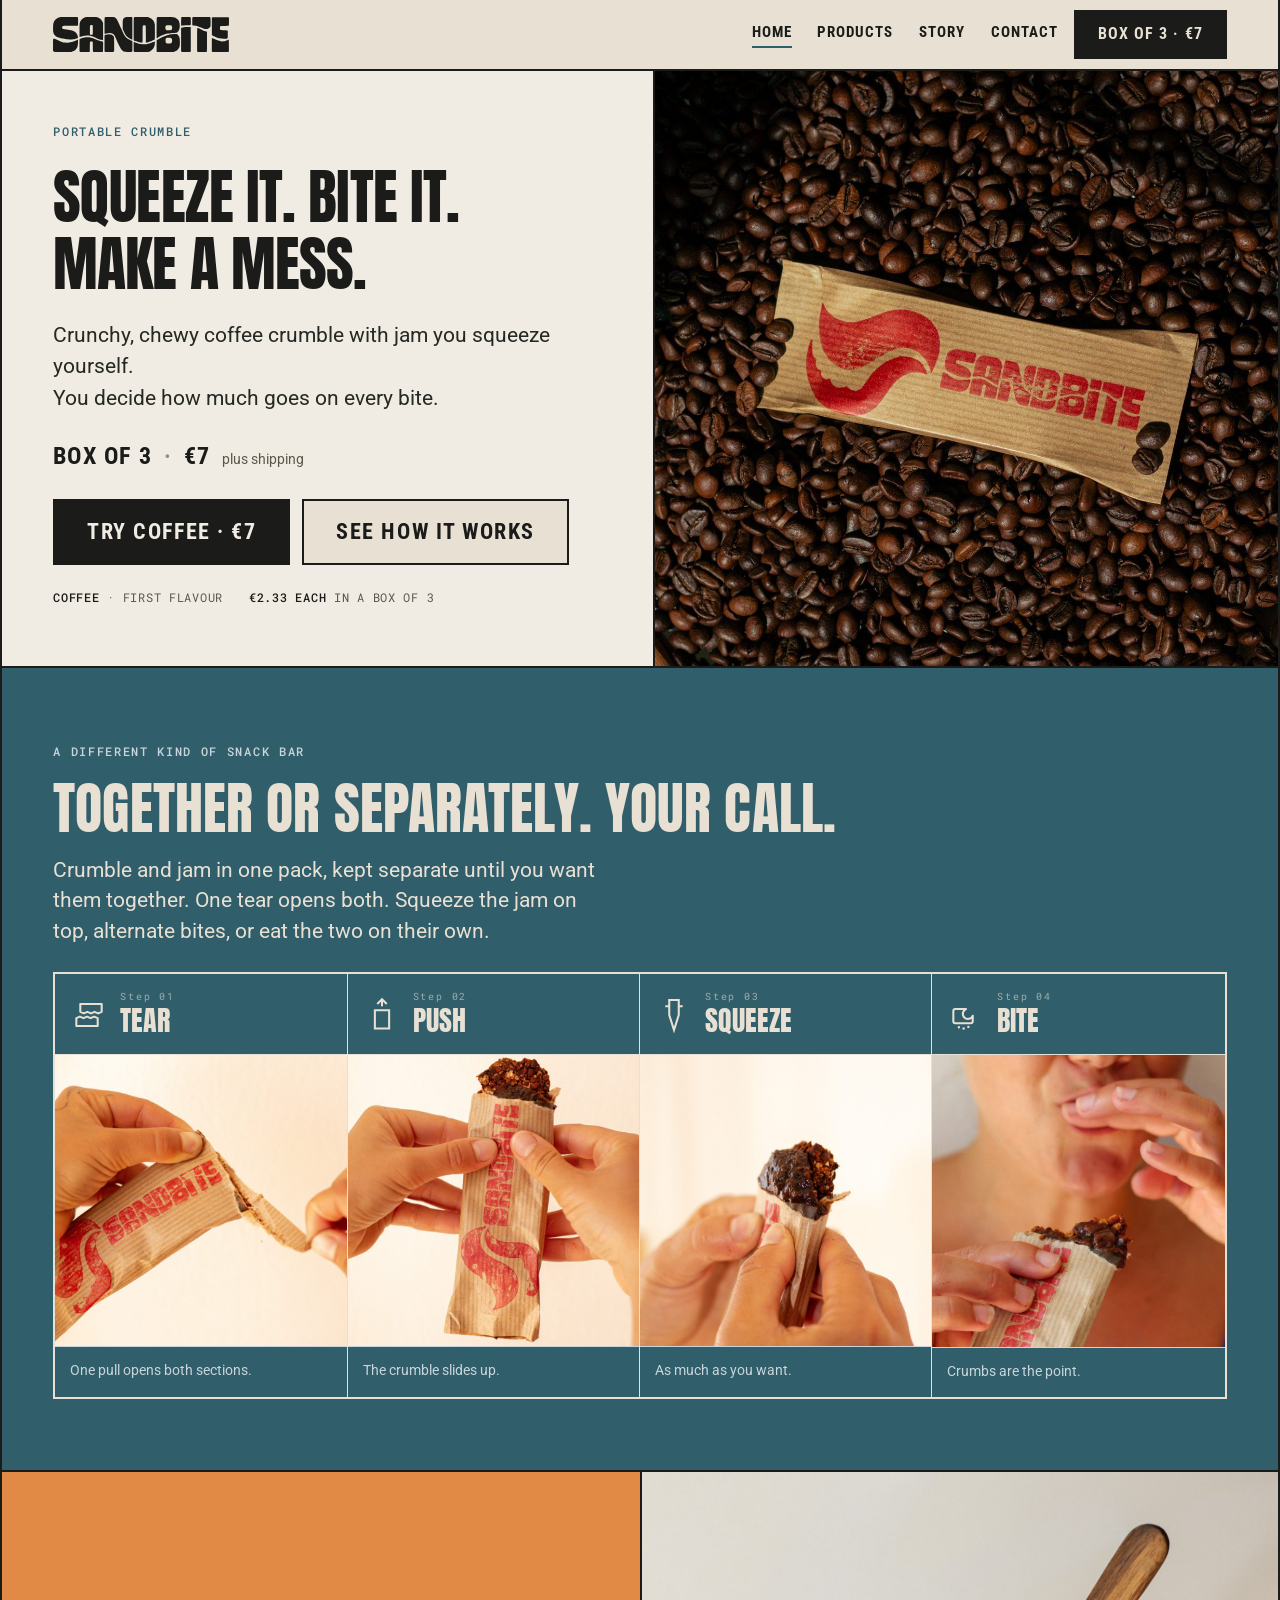
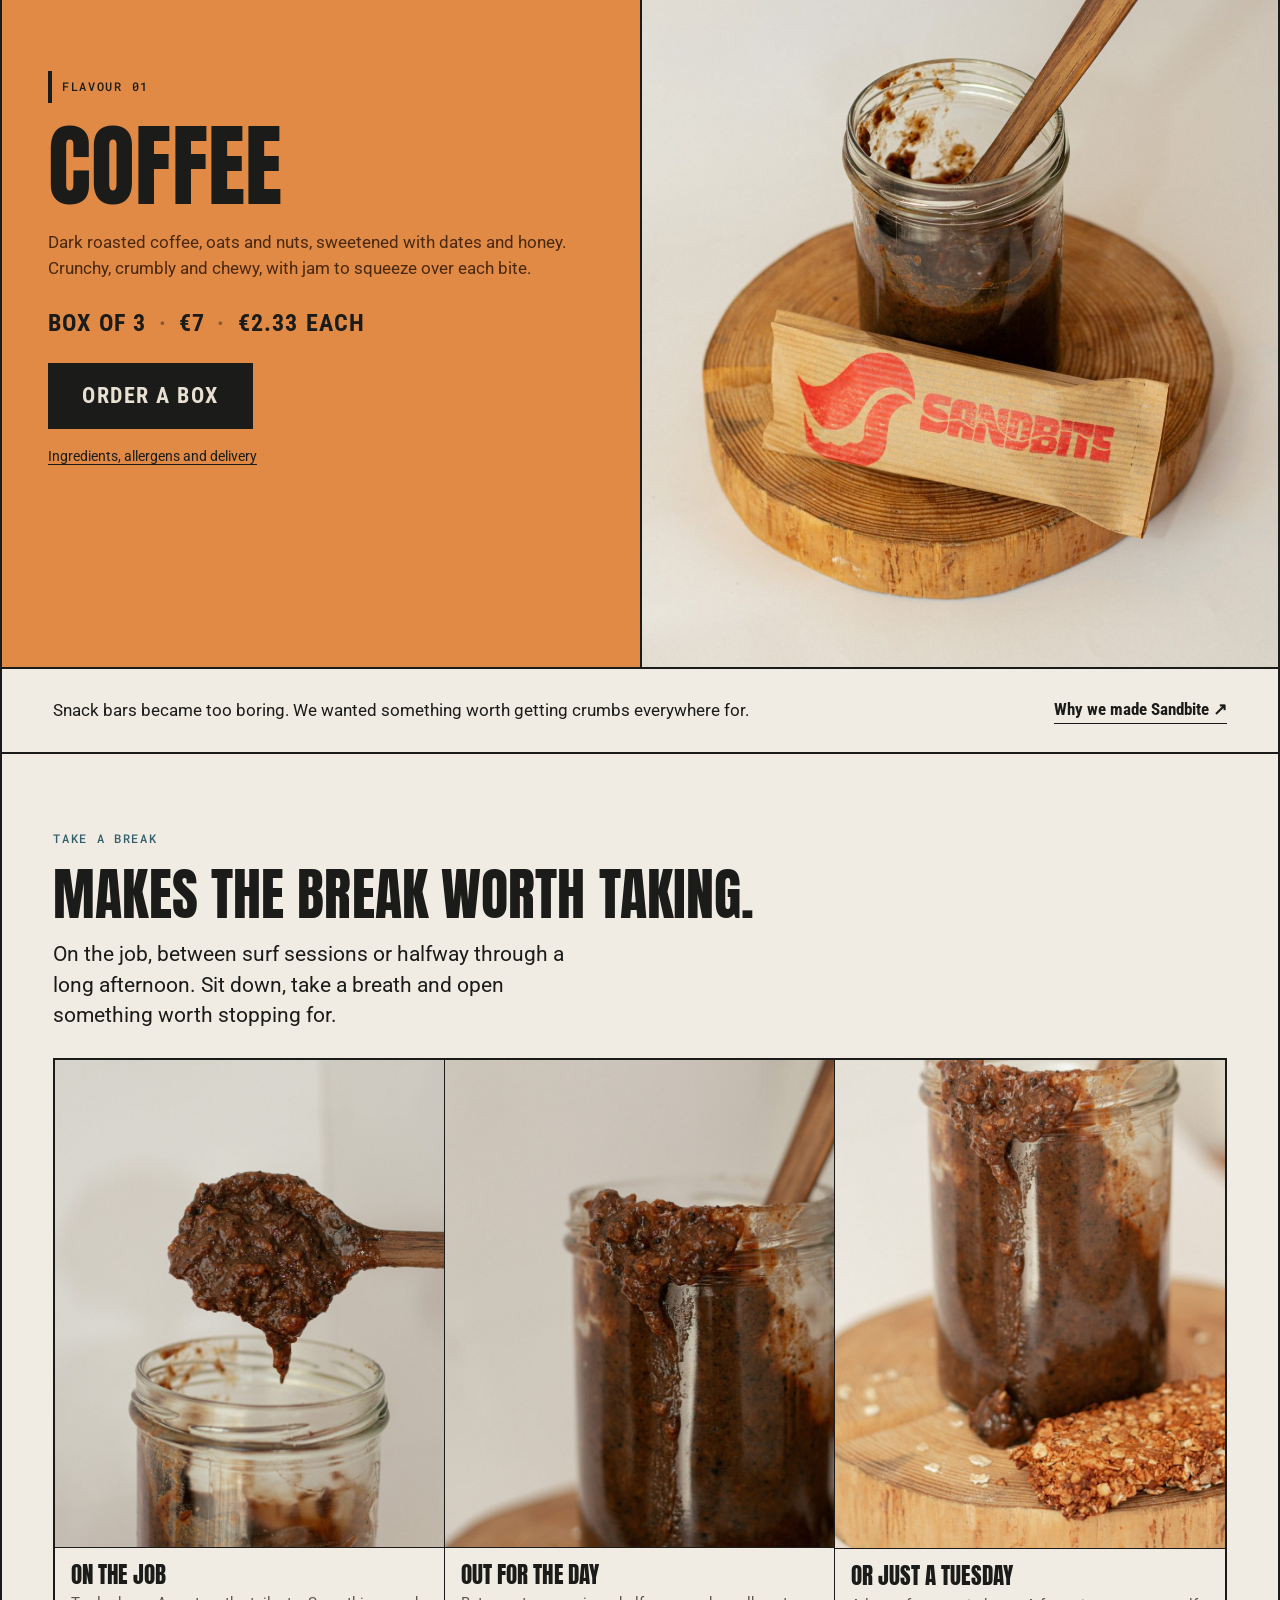
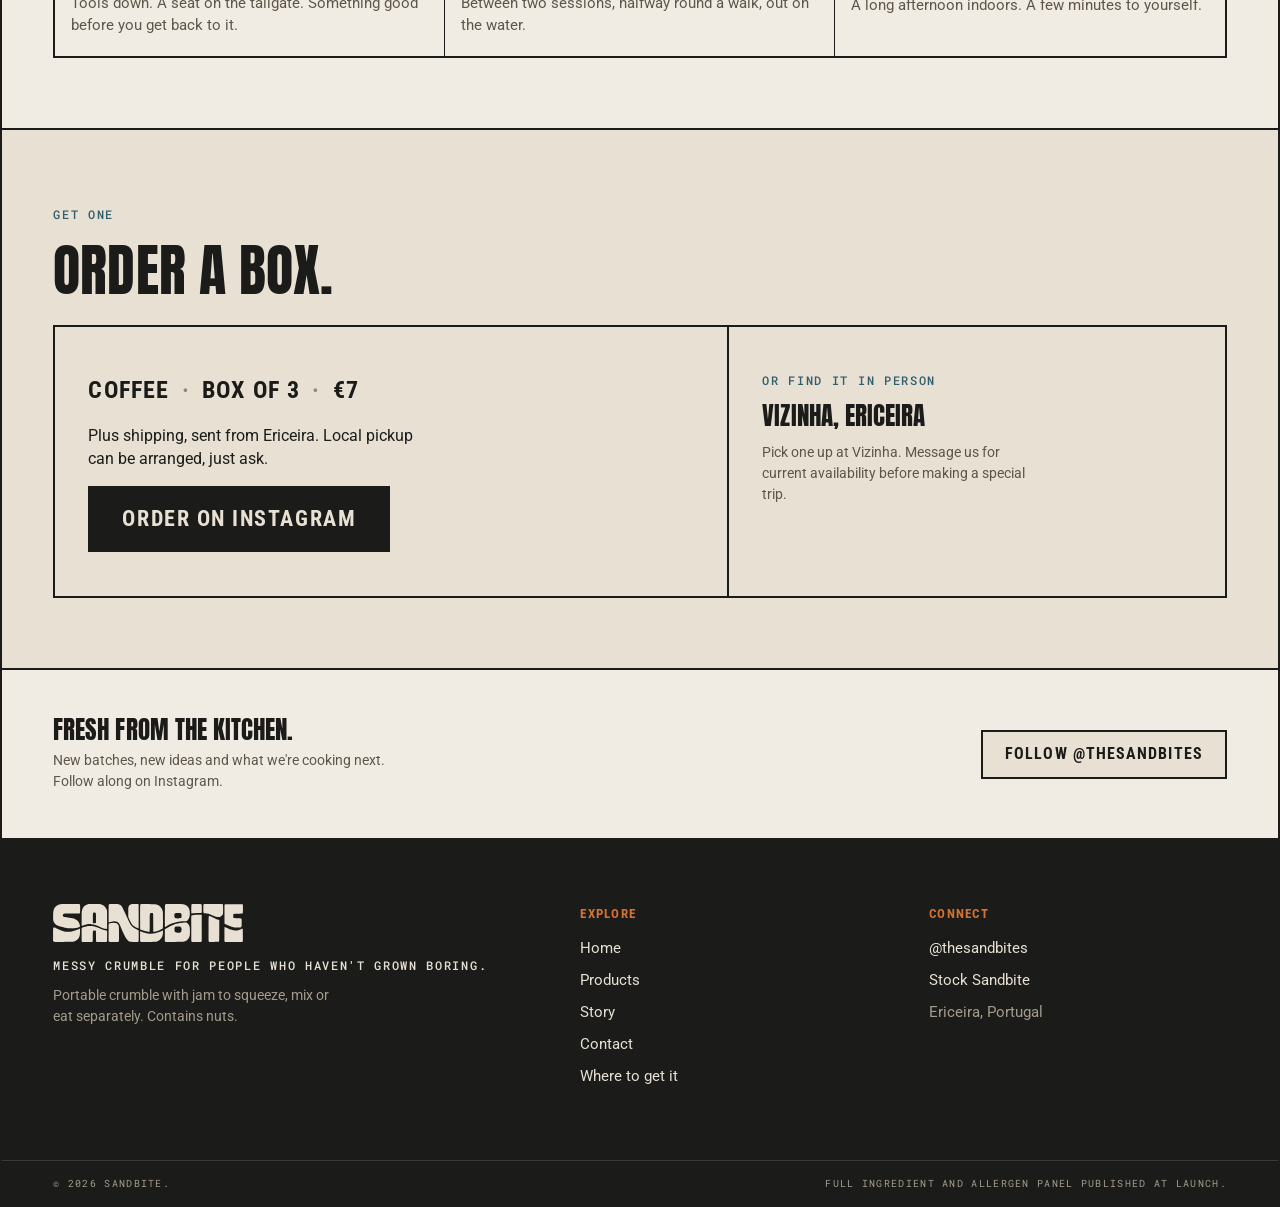
<file: index.html>
<!DOCTYPE html>
<html lang="en" data-flavour="coffee">
<head>
<meta charset="utf-8">
<meta name="viewport" content="width=device-width, initial-scale=1">
<title>Sandbite · Squeeze it. Bite it. Make a mess.</title>
<meta name="description" content="Crunchy, chewy crumble with jam you squeeze yourself. Coffee is flavour 01. A box of 3 for €7 plus shipping.">
<link rel="canonical" href="https://sandbite.com/">

<meta property="og:type" content="website">
<meta property="og:site_name" content="Sandbite">
<meta property="og:title" content="Sandbite · Squeeze it. Bite it. Make a mess.">
<meta property="og:description" content="Crunchy, chewy crumble with jam you squeeze yourself. For people who haven't grown boring.">
<meta property="og:url" content="https://sandbite.com/">
<meta property="og:image" content="https://sandbite.com/assets/img/og-sandbite.png">
<meta property="og:image:width" content="1200">
<meta property="og:image:height" content="630">
<meta name="twitter:card" content="summary_large_image">
<meta name="theme-color" content="#F1ECE3">

<link rel="icon" href="assets/favicon.svg" type="image/svg+xml">
<link rel="apple-touch-icon" href="assets/apple-touch-icon.png">

<link rel="preconnect" href="https://fonts.googleapis.com">
<link rel="preconnect" href="https://fonts.gstatic.com" crossorigin>
<link href="https://fonts.googleapis.com/css2?family=Anton&family=Roboto+Condensed:wght@400;700&family=Roboto+Mono:wght@400;500&family=Roboto:wght@400;500&display=swap" rel="stylesheet">
<link rel="stylesheet" href="assets/css/site.css">

<script type="application/ld+json">
{
  "@context": "https://schema.org",
  "@type": "Organization",
  "name": "Sandbite",
  "url": "https://sandbite.com/",
  "logo": "https://sandbite.com/assets/img/sandbite-wordmark.svg",
  "description": "Portable crumble snacks with a squeeze-on jam.",
  "sameAs": ["https://instagram.com/thesandbites"],
  "address": { "@type": "PostalAddress", "addressLocality": "Ericeira", "addressCountry": "PT" }
}
</script>
</head>
<body>
<a class="skip-link" href="#main">Skip to content</a>

<div class="page">

  <header class="site-header">
    <a class="brand" href="./" aria-label="Sandbite home">
      <img class="brand__wordmark" src="assets/img/sandbite-wordmark.svg" alt="Sandbite" width="9814" height="1945" decoding="async">
    </a>

    <button class="nav-toggle" type="button" aria-expanded="false" aria-controls="primary-nav">
      <span class="nav-toggle__bars" aria-hidden="true"><i></i><i></i><i></i></span>
      Menu
    </button>

    <nav class="nav" id="primary-nav" aria-label="Primary">
      <a href="./" aria-current="page">Home</a>
      <a href="coffee.html">Products</a>
      <a href="story.html">Story</a>
      <a href="contact.html">Contact</a>
      <a class="btn btn--ink btn--sm" href="coffee.html#buy" data-checkout-product="coffee-bag3" data-checkout-ready-label="Box of 3 · €7" data-checkout-fallback-label="Box of 3 · €7">Box of 3 · €7</a>
    </nav>

    <a class="btn btn--ink header__cta" href="coffee.html#buy" data-checkout-product="coffee-bag3" data-checkout-ready-label="Box of 3 · €7" data-checkout-fallback-label="Box of 3 · €7">Box of 3 · €7</a>
  </header>


  <main id="main">

    <!-- 1. Combined hero: what it is and how to get it, beside the product -->
    <section class="hero hero--split" aria-labelledby="hero-title">
      <div class="hero__body">
        <span class="eyebrow">Portable crumble</span>
        <h1 class="display hero__title hero__title--product" id="hero-title"><span>Squeeze it. Bite it.</span><span>Make a mess.</span></h1>
        <p class="hero__sub">Crunchy, chewy coffee crumble with jam you squeeze yourself. <span class="line">You decide how much goes on every bite.</span></p>
        <p class="offer-line">Box of 3 <i>·</i> €7 <span class="offer-line__note">plus shipping</span></p>
        <div class="btn-row">
          <a class="btn btn--fill btn--lg" href="coffee.html#buy" data-checkout-product="coffee-bag3" data-checkout-ready-label="Get a box of 3" data-checkout-fallback-label="Try Coffee · €7">Try Coffee · €7</a>
          <a class="btn btn--outline btn--lg" href="#how">See how it works</a>
        </div>
        <p class="hero__meta">
          <span><b>Coffee</b> · First flavour</span>
          <span><b>€2.33 each</b> in a box of 3</span>
        </p>
      </div>
      <div class="hero__media">
        <figure class="photo">
          <img src="assets/img/hero-pack-beans.jpg" alt="A Sandbite pack lying on a bed of dark roasted coffee beans" width="1200" height="1500" fetchpriority="high" decoding="async">
        </figure>
      </div>
    </section>

    <!-- The product difference, followed by the eating sequence -->
    <section class="band band--blue on-dark" id="how" aria-labelledby="how-title">
      <div class="band__inner">
        <span class="eyebrow">A different kind of snack bar</span>
        <h2 class="display t-xl" id="how-title" style="margin:14px 0 18px">Together or separately. Your call.</h2>
        <p class="lede" style="margin-bottom:26px">Crumble and jam in one pack, kept separate until you want them together. One tear opens both. Squeeze the jam on top, alternate bites, or eat the two on their own.</p>

        <div class="ritual">
          <div class="ritual__step">
            <div class="ritual__head">
              <span class="ritual__icon" aria-hidden="true"><svg viewBox="0 0 48 48" fill="none" stroke="currentColor" stroke-width="2.6"><path d="M13 10H40V20l-4.5 2-4.5-2-4.5 2-4.5-2-4.5 2L13 20Z" stroke-linejoin="round"/><path d="M8 38H35V28l-4.5-2-4.5 2-4.5-2-4.5 2-4.5-2L8 28Z" stroke-linejoin="round"/></svg></span>
              <span><span class="ritual__n">Step 01</span><span class="ritual__name">Tear</span></span>
            </div>
            <figure class="photo photo--ratio-11">
                <img src="assets/img/step-tear.jpg" alt="Two hands tearing the top off a Sandbite pack" width="800" height="800" loading="lazy" decoding="async">
              </figure>
            <p class="ritual__copy">One pull opens both sections.</p>
          </div>
          <div class="ritual__step">
            <div class="ritual__head">
              <span class="ritual__icon" aria-hidden="true"><svg viewBox="0 0 48 48" fill="none" stroke="currentColor" stroke-width="2.6"><path d="M15 41h18V18H15z"/><path d="M24 13V4"/><path d="M18 10l6-6 6 6"/></svg></span>
              <span><span class="ritual__n">Step 02</span><span class="ritual__name">Push</span></span>
            </div>
            <figure class="photo photo--ratio-11">
                <img src="assets/img/step-push.jpg" alt="The pack held upright with the crumble pushed up out of the top" width="800" height="800" loading="lazy" decoding="async">
              </figure>
            <p class="ritual__copy">The crumble slides up.</p>
          </div>
          <div class="ritual__step">
            <div class="ritual__head">
              <span class="ritual__icon" aria-hidden="true"><svg viewBox="0 0 48 48" fill="none" stroke="currentColor" stroke-width="2.6"><path d="M18 5h12v19l-6 19-6-19z"/><path d="M13 13h5M30 13h5"/></svg></span>
              <span><span class="ritual__n">Step 03</span><span class="ritual__name">Squeeze</span></span>
            </div>
            <figure class="photo photo--ratio-11">
                <img src="assets/img/step-squeeze.jpg" alt="The pack pinched so the jam and crumble press up at the opening" width="800" height="800" loading="lazy" decoding="async">
              </figure>
            <p class="ritual__copy">As much as you want.</p>
          </div>
          <div class="ritual__step">
            <div class="ritual__head">
              <span class="ritual__icon" aria-hidden="true"><svg viewBox="0 0 48 48" fill="none" stroke="currentColor" stroke-width="2.6"><path d="M8 32V19a2.5 2.5 0 0 1 2.5-2.5H24a6.5 6.5 0 1 0 8.5 8.5V32a2.5 2.5 0 0 1-2.5 2.5H10.5A2.5 2.5 0 0 1 8 32Z" stroke-linejoin="round"/><path d="M15 39.5h.01M21 41h.01M27 39h.01" stroke-linecap="round" stroke-width="3"/></svg></span>
              <span><span class="ritual__n">Step 04</span><span class="ritual__name">Bite</span></span>
            </div>
            <figure class="photo photo--ratio-11">
                <img src="assets/img/step-bite.jpg" alt="A bitten Sandbite held up, crumble and jam at the torn edge" width="800" height="800" loading="lazy" decoding="async">
              </figure>
            <p class="ritual__copy">Crumbs are the point.</p>
          </div>
        </div>
      </div>
    </section>

    <!-- 4. Coffee: the offer -->
    <section class="split split--flavour" id="coffee" aria-labelledby="coffee-title">
      <div class="split__pad">
        <span class="eyebrow flavour-label">Flavour 01</span>
        <h2 class="display t-hero" id="coffee-title">Coffee</h2>
        <p class="body muted">Dark roasted coffee, oats and nuts, sweetened with dates and honey. Crunchy, crumbly and chewy, with jam to squeeze over each bite.
        </p>
        <p class="offer-line" style="margin-top:4px">Box of 3 <i>·</i> €7 <i>·</i> €2.33 each</p>
        <div class="btn-row" style="margin-top:4px">
          <a class="btn btn--ink btn--lg" href="coffee.html#buy" data-checkout-product="coffee-bag3" data-checkout-ready-label="Order a box" data-checkout-fallback-label="Order a box">Order a box</a>
        </div>
        <p class="small"><a href="coffee.html" style="border-bottom:1px solid currentColor">Ingredients, allergens and delivery</a></p>
      </div>
      <div class="split__media">
        <figure class="photo">
          <img src="assets/img/coffee-jar-pack.jpg" alt="A jar of dark coffee jam with a wooden spoon, a Sandbite pack leaning against it" width="1200" height="1500" loading="lazy" decoding="async">
        </figure>
      </div>
    </section>

    <div class="belief-note"><p>Snack bars became too boring. We wanted something worth getting crumbs everywhere for.</p><a href="story.html">Why we made Sandbite <span aria-hidden="true">↗</span></a></div>

    <!-- The shared occasion -->
    <section class="band" aria-labelledby="break-title">
      <div class="band__inner">
        <span class="eyebrow">Take a break</span>
        <h2 class="display t-xl" id="break-title" style="margin:14px 0 16px">Makes the break worth taking.</h2>
        <p class="lede" style="margin-bottom:28px">On the job, between surf sessions or halfway through a long afternoon. Sit down, take a breath and open something worth stopping for.</p>

        <div class="break-grid">
          <div class="break-cell">
            <figure class="photo photo--ratio-45">
              <img src="assets/img/break-on-the-job.jpg" alt="A spoonful of dark coffee jam lifted out of the jar" width="900" height="1125" loading="lazy" decoding="async">
            </figure>
            <div class="break-cell__cap">
              <h3 class="display">On the job</h3>
              <p>Tools down. A seat on the tailgate. Something good before you get back to it.</p>
            </div>
          </div>
          <div class="break-cell">
            <figure class="photo photo--ratio-45">
              <img src="assets/img/break-out-for-the-day.jpg" alt="Coffee jam running down the outside of the jar" width="900" height="1125" loading="lazy" decoding="async">
            </figure>
            <div class="break-cell__cap">
              <h3 class="display">Out for the day</h3>
              <p>Between two sessions, halfway round a walk, out on the water.</p>
            </div>
          </div>
          <div class="break-cell">
            <figure class="photo photo--ratio-45 photo--focus-low">
              <img src="assets/img/break-just-a-tuesday.jpg" alt="The jar of jam beside a baked oat and nut crumble slab" width="900" height="1125" loading="lazy" decoding="async">
            </figure>
            <div class="break-cell__cap">
              <h3 class="display">Or just a Tuesday</h3>
              <p>A long afternoon indoors. A few minutes to yourself.</p>
            </div>
          </div>
        </div>
      </div>
    </section>

    <!-- 6. Order -->
    <section class="band band--canvas" id="get" aria-labelledby="get-title">
      <div class="band__inner">
        <span class="eyebrow">Get one</span>
        <h2 class="display t-xl" id="get-title" style="margin:14px 0 26px">Order a box.</h2>

        <div class="order-band">
          <div class="order-band__main">
            <p class="offer-line">Coffee <i>·</i> Box of 3 <i>·</i> €7</p>
            <p style="font-size:15.5px;line-height:1.45;max-width:38ch">Plus shipping, sent from Ericeira. Local pickup can be arranged, just ask.</p>
            <a class="btn btn--ink btn--lg" href="https://instagram.com/thesandbites" target="_blank" rel="noopener" data-checkout-product="coffee-bag3" data-checkout-ready-label="Order now" data-checkout-fallback-label="Order on Instagram">Order on Instagram</a>
          </div>
          <div class="order-band__side">
            <span class="eyebrow">Or find it in person</span>
            <h3 class="display t-m">Vizinha, Ericeira</h3>
            <p class="small muted" style="max-width:34ch">Pick one up at Vizinha. Message us for current availability before making a special trip.</p>
          </div>
        </div>
      </div>
    </section>

    <!-- 7. Follow -->
    <section class="band" style="padding-block:clamp(30px,3.6vw,48px)" aria-labelledby="follow-title">
      <div class="band__inner" style="display:flex;flex-wrap:wrap;align-items:center;gap:18px 30px;justify-content:space-between">
        <div>
          <h2 class="display t-m" id="follow-title">Fresh from the kitchen.</h2>
          <p class="small muted" style="max-width:44ch;margin-top:6px">New batches, new ideas and what we're cooking next. Follow along on Instagram.</p>
        </div>
        <a class="btn btn--outline" href="https://instagram.com/thesandbites" rel="me noopener" target="_blank">Follow @thesandbites</a>
      </div>
    </section>
  </main>

  <footer class="site-footer">
    <div>
      <img class="footer__logo" src="assets/img/sandbite-wordmark-canvas.svg" alt="Sandbite" width="9814" height="1945" loading="lazy" decoding="async">
      <p class="eyebrow eyebrow--dark" style="margin:14px 0 10px">Messy crumble for people who haven't grown boring.</p>
      <p class="small muted" style="max-width:36ch">Portable crumble with jam to squeeze, mix or eat separately. Contains nuts.</p>
    </div>
    <div>
      <h4>Explore</h4>
      <ul>
        <li><a href="./">Home</a></li>
        <li><a href="coffee.html">Products</a></li>
        <li><a href="story.html">Story</a></li>
        <li><a href="contact.html">Contact</a></li>
        <li><a href="#get">Where to get it</a></li>
      </ul>
    </div>
    <div>
      <h4>Connect</h4>
      <ul>
        <li><a href="https://instagram.com/thesandbites" rel="me noopener" target="_blank">@thesandbites</a></li>
        <li><a href="contact.html#stockists">Stock Sandbite</a></li>
        <li class="muted">Ericeira, Portugal</li>
      </ul>
    </div>
  </footer>
  <div class="footer__legal">
    <span>© <span data-year>2026</span> Sandbite.</span>
    <span>Full ingredient and allergen panel published at launch.</span>
  </div>

</div>

<script src="assets/js/checkout-config.js" defer></script>
<script src="assets/js/site.js" defer></script>
</body>
</html>
</file>
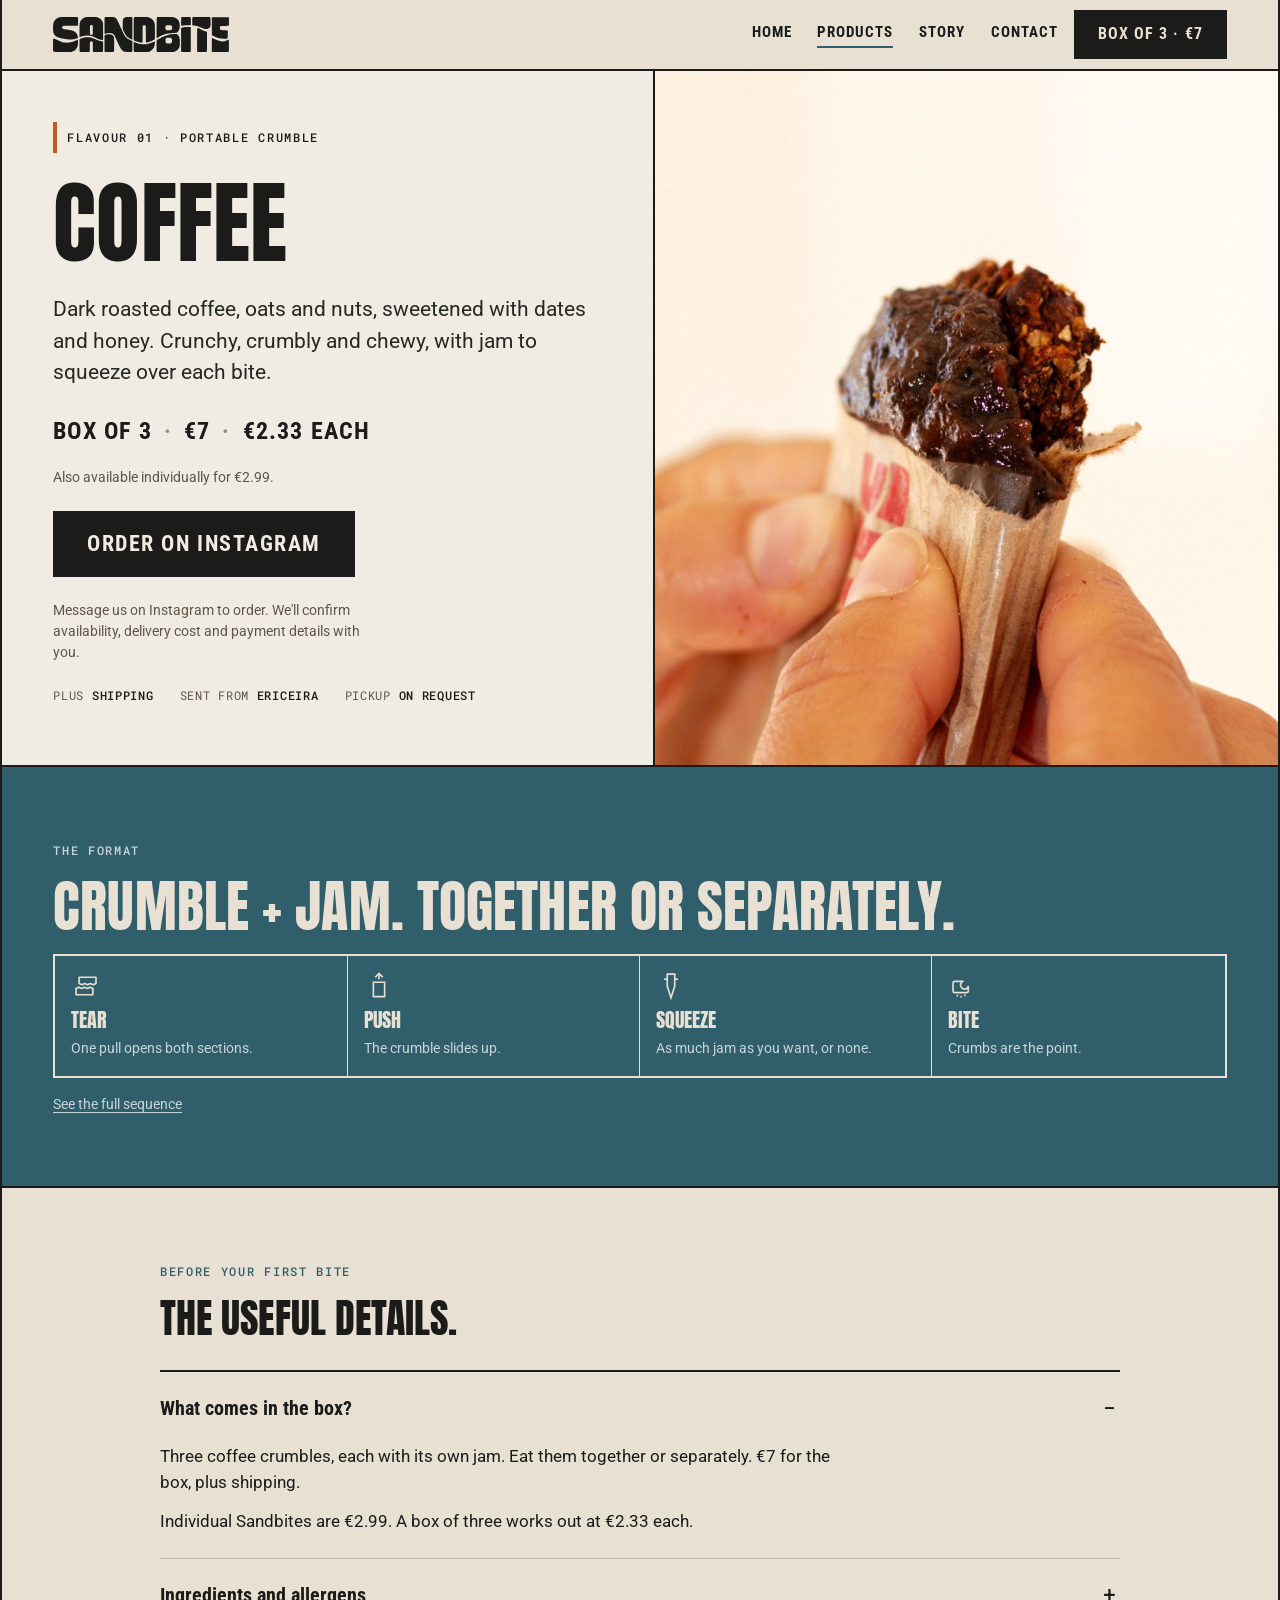
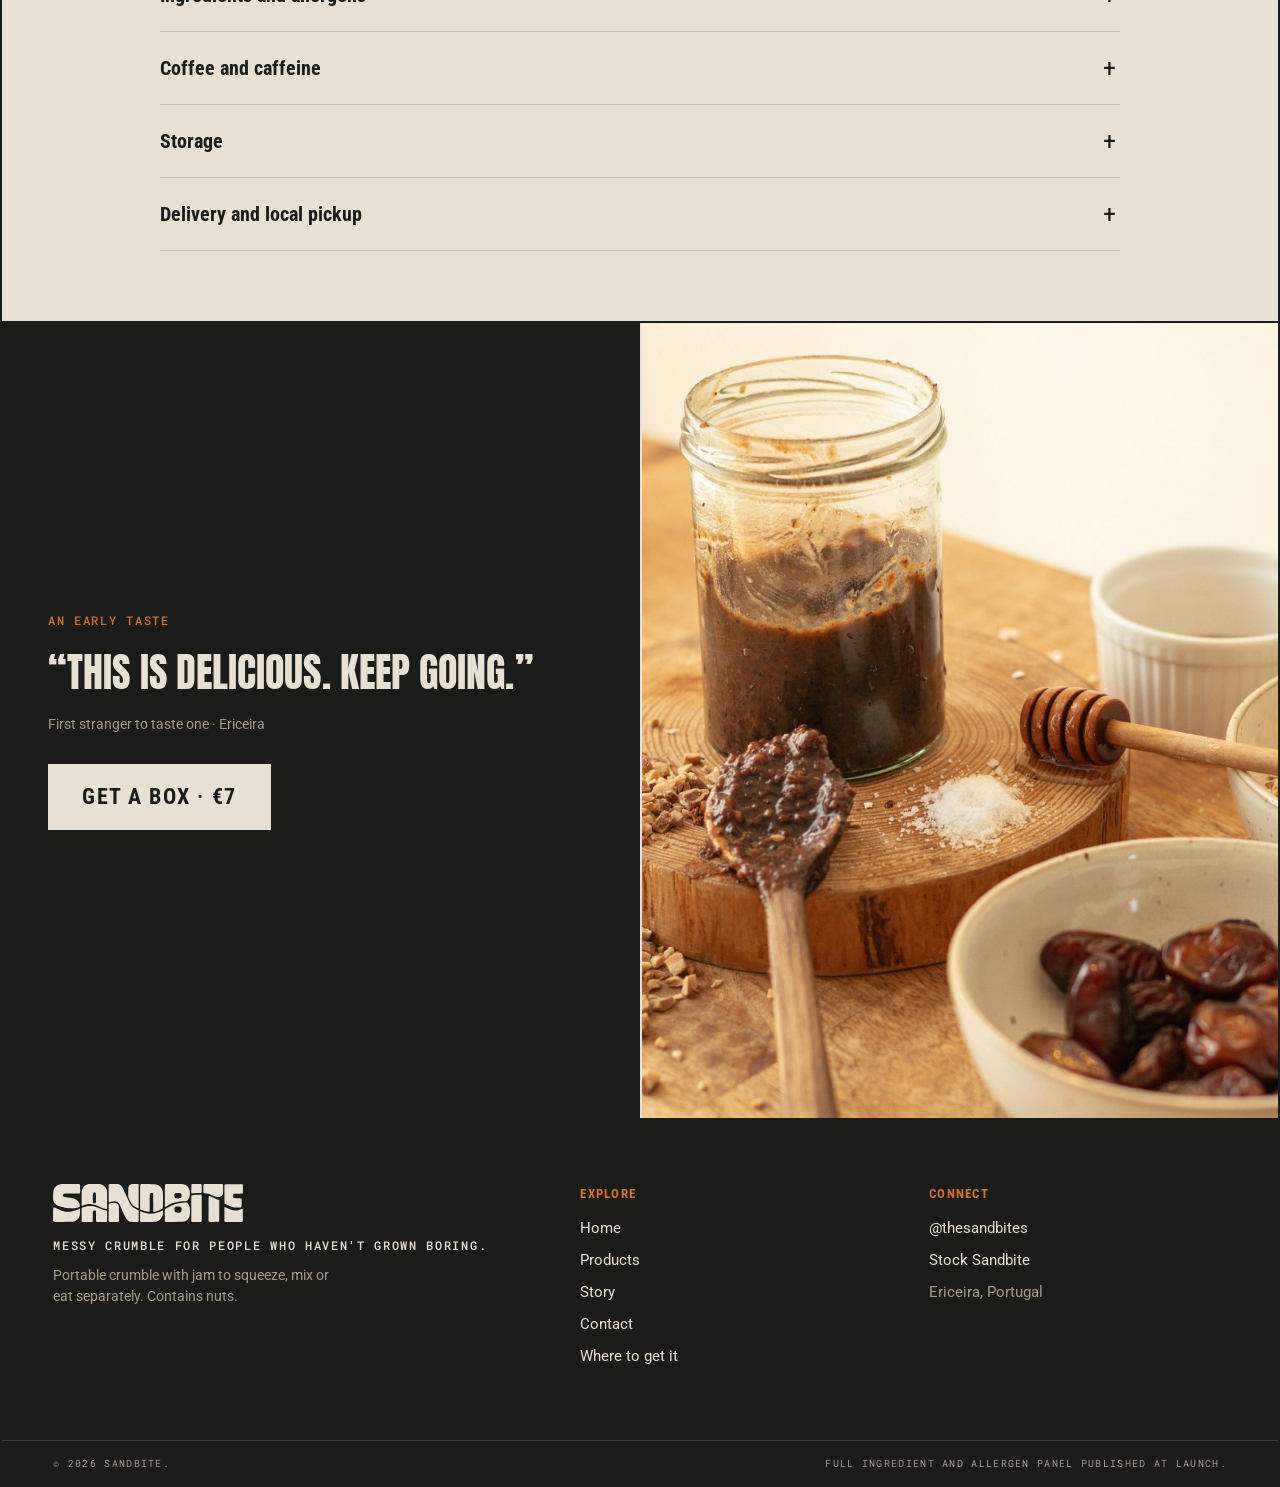
<file: coffee.html>
<!DOCTYPE html>
<html lang="en" data-flavour="coffee">
<head>
<meta charset="utf-8">
<meta name="viewport" content="width=device-width, initial-scale=1">
<title>Coffee · Sandbite flavour 01</title>
<meta name="description" content="Coffee is Sandbite flavour 01: a portable crumble with a jam you squeeze yourself. A box of 3 for €7 plus shipping.">
<link rel="canonical" href="https://sandbite.com/coffee.html">

<meta property="og:type" content="product">
<meta property="og:site_name" content="Sandbite">
<meta property="og:title" content="Coffee · Sandbite flavour 01">
<meta property="og:description" content="Crunchy, chewy crumble with jam you squeeze yourself. A box of 3 for €7.">
<meta property="og:url" content="https://sandbite.com/coffee.html">
<meta property="og:image" content="https://sandbite.com/assets/img/og-sandbite.png">
<meta property="og:image:width" content="1200">
<meta property="og:image:height" content="630">
<meta name="twitter:card" content="summary_large_image">
<meta name="theme-color" content="#F1ECE3">

<link rel="icon" href="assets/favicon.svg" type="image/svg+xml">
<link rel="apple-touch-icon" href="assets/apple-touch-icon.png">

<link rel="preconnect" href="https://fonts.googleapis.com">
<link rel="preconnect" href="https://fonts.gstatic.com" crossorigin>
<link href="https://fonts.googleapis.com/css2?family=Anton&family=Roboto+Condensed:wght@400;700&family=Roboto+Mono:wght@400;500&family=Roboto:wght@400;500&display=swap" rel="stylesheet">
<link rel="stylesheet" href="assets/css/site.css">

<script type="application/ld+json">
{
  "@context": "https://schema.org",
  "@type": "Product",
  "name": "Sandbite Coffee",
  "description": "Portable crumble with jam to squeeze, mix or eat separately. Flavour 01: coffee.",
  "brand": { "@type": "Brand", "name": "Sandbite" },
  "offers": {
    "@type": "Offer",
    "name": "Box of 3",
    "price": "7.00",
    "priceCurrency": "EUR",
    "availability": "https://schema.org/PreOrder",
    "url": "https://sandbite.com/coffee.html#buy"
  }
}
</script>
</head>
<body class="has-mobile-buy">
<a class="skip-link" href="#main">Skip to content</a>

<div class="page">

  <header class="site-header">
    <a class="brand" href="./" aria-label="Sandbite home">
      <img class="brand__wordmark" src="assets/img/sandbite-wordmark.svg" alt="Sandbite" width="9814" height="1945" decoding="async">
    </a>

    <button class="nav-toggle" type="button" aria-expanded="false" aria-controls="primary-nav">
      <span class="nav-toggle__bars" aria-hidden="true"><i></i><i></i><i></i></span>
      Menu
    </button>

    <nav class="nav" id="primary-nav" aria-label="Primary">
      <a href="./">Home</a>
      <a href="coffee.html" aria-current="page">Products</a>
      <a href="story.html">Story</a>
      <a href="contact.html">Contact</a>
      <a class="btn btn--ink btn--sm" href="#buy" data-checkout-product="coffee-bag3" data-checkout-ready-label="Box of 3 · €7" data-checkout-fallback-label="Box of 3 · €7">Box of 3 · €7</a>
    </nav>

    <a class="btn btn--ink header__cta" href="#buy" data-checkout-product="coffee-bag3" data-checkout-ready-label="Box of 3 · €7" data-checkout-fallback-label="Box of 3 · €7">Box of 3 · €7</a>
  </header>


  <div class="mobile-buy-bar">
    <span class="mobile-buy-bar__info">
      <strong>Coffee · box of 3</strong>
      <span>€7 + shipping</span>
    </span>
    <a class="btn btn--fill btn--sm" href="#buy" data-checkout-product="coffee-bag3" data-checkout-ready-label="Buy now" data-checkout-fallback-label="Order">Order</a>
  </div>

  <main id="main">

    <!-- Hero doubles as the purchase block -->
    <section class="hero hero--split" id="buy" tabindex="-1" aria-labelledby="bar-title">
      <div class="hero__body">
        <span class="eyebrow flavour-label">Flavour 01 · Portable crumble</span>
        <h1 class="display t-hero hero__title" id="bar-title">Coffee</h1>
        <p class="hero__sub">Dark roasted coffee, oats and nuts, sweetened with dates and honey. Crunchy, crumbly and chewy, with jam to squeeze over each bite.
        </p>
        <p class="offer-line">Box of 3 <i>·</i> €7 <i>·</i> €2.33 each</p>
        <p class="small muted" style="margin-top:-6px">Also available individually for €2.99.</p>
        <div class="btn-row">
          <a class="btn btn--fill btn--lg" href="https://instagram.com/thesandbites" rel="me noopener" target="_blank" data-checkout-product="coffee-bag3" data-checkout-ready-label="Buy a box · €7" data-checkout-fallback-label="Order on Instagram">Order on Instagram</a>
        </div>
        <p class="small muted" data-checkout-pending style="max-width:40ch">Message us on Instagram to order. We'll confirm availability, delivery cost and payment details with you.</p>
        <p class="hero__meta">
          <span>Plus <b>shipping</b></span>
          <span>Sent from <b>Ericeira</b></span>
          <span>Pickup <b>on request</b></span>
        </p>
      </div>
      <div class="hero__media">
        <figure class="photo">
          <img src="assets/img/coffee-hero-squeeze.jpg" alt="A Sandbite pack pinched open, the coffee jam and crumble pressed up at the torn top" width="1200" height="1500" fetchpriority="high" decoding="async">
        </figure>
      </div>
    </section>

    <!-- Short reminder of how you eat it; the full sequence lives on the homepage -->
    <section class="band band--blue on-dark" aria-labelledby="how-title">
      <div class="band__inner">
        <span class="eyebrow">The format</span>
        <h2 class="display t-xl" id="how-title" style="margin:14px 0 18px">Crumble + jam. Together or separately.</h2>

        <div class="ritual-mini">
          <div class="ritual-mini__step">
            <svg viewBox="0 0 48 48" fill="none" stroke="currentColor" stroke-width="2.6" aria-hidden="true"><path d="M13 10H40V20l-4.5 2-4.5-2-4.5 2-4.5-2-4.5 2L13 20Z" stroke-linejoin="round"/><path d="M8 38H35V28l-4.5-2-4.5 2-4.5-2-4.5 2-4.5-2L8 28Z" stroke-linejoin="round"/></svg>
            <b>Tear</b><span>One pull opens both sections.</span>
          </div>
          <div class="ritual-mini__step">
            <svg viewBox="0 0 48 48" fill="none" stroke="currentColor" stroke-width="2.6" aria-hidden="true"><path d="M15 41h18V18H15z"/><path d="M24 13V4"/><path d="M18 10l6-6 6 6"/></svg>
            <b>Push</b><span>The crumble slides up.</span>
          </div>
          <div class="ritual-mini__step">
            <svg viewBox="0 0 48 48" fill="none" stroke="currentColor" stroke-width="2.6" aria-hidden="true"><path d="M18 5h12v19l-6 19-6-19z"/><path d="M13 13h5M30 13h5"/></svg>
            <b>Squeeze</b><span>As much jam as you want, or none.</span>
          </div>
          <div class="ritual-mini__step">
            <svg viewBox="0 0 48 48" fill="none" stroke="currentColor" stroke-width="2.6" aria-hidden="true"><path d="M8 32V19a2.5 2.5 0 0 1 2.5-2.5H24a6.5 6.5 0 1 0 8.5 8.5V32a2.5 2.5 0 0 1-2.5 2.5H10.5A2.5 2.5 0 0 1 8 32Z" stroke-linejoin="round"/><path d="M15 39.5h.01M21 41h.01M27 39h.01" stroke-linecap="round" stroke-width="3"/></svg>
            <b>Bite</b><span>Crumbs are the point.</span>
          </div>
        </div>

        <p class="small muted" style="margin-top:16px"><a href="./#how" style="border-bottom:1px solid currentColor">See the full sequence</a></p>
      </div>
    </section>

    <!-- Product information -->
    <section class="band band--canvas product-details" aria-labelledby="detail-title">
      <div class="band__inner">
        <span class="eyebrow">Before your first bite</span>
        <h2 class="display t-l" id="detail-title">The useful details.</h2>
        <div class="details-list">
          <details open><summary>What comes in the box?</summary><div class="details-copy"><p>Three coffee crumbles, each with its own jam. Eat them together or separately. €7 for the box, plus shipping.</p><p>Individual Sandbites are €2.99. A box of three works out at €2.33 each.</p></div></details>
          <details><summary>Ingredients and allergens</summary><div class="details-copy"><p>The current crumble ingredient outline is nuts, oats, dates, honey, coconut oil and coffee. This is not the complete ingredient or allergen declaration.</p><p><strong>Contains nuts.</strong> The full ingredient list, jam composition, allergen declaration and nutrition panel are still being finalised. If you have an allergy, please wait for the complete declaration.</p></div></details>
          <details><summary>Coffee and caffeine</summary><div class="details-copy"><p>Made with real coffee. The caffeine amount per Sandbite has not yet been confirmed.</p></div></details>
          <details><summary>Storage</summary><div class="details-copy"><p>Keep cool and dry. Check the pack for its best-before date.</p></div></details>
          <details><summary>Delivery and local pickup</summary><div class="details-copy"><p>Sent from Ericeira. Delivery is charged separately; we confirm the cost with you when you order through Instagram. Local pickup in Ericeira is available by arrangement.</p></div></details>
        </div>
      </div>
    </section>

    <!-- Proof -->
    <section class="split split--ink on-dark" aria-labelledby="proof-title">
      <div class="split__pad">
        <span class="eyebrow" id="proof-title">An early taste</span>
        <blockquote class="display t-l" style="margin:4px 0">“This is delicious. Keep going.”</blockquote>
        <cite class="small muted" style="font-style:normal">First stranger to taste one · Ericeira</cite>
        <a class="btn btn--fill btn--lg" style="align-self:flex-start;margin-top:12px" href="#buy" data-checkout-product="coffee-bag3" data-checkout-ready-label="Get a box · €7" data-checkout-fallback-label="Get a box · €7">Get a box · €7</a>
      </div>
      <div class="split__media">
        <figure class="photo">
          <img src="assets/img/coffee-ingredients.jpg" alt="The coffee jam in its jar on a wooden board with a loaded spoon, chopped nuts, oats, salt and dates" width="1200" height="1500" loading="lazy" decoding="async">
        </figure>
      </div>
    </section>
  </main>

  <footer class="site-footer">
    <div>
      <img class="footer__logo" src="assets/img/sandbite-wordmark-canvas.svg" alt="Sandbite" width="9814" height="1945" loading="lazy" decoding="async">
      <p class="eyebrow eyebrow--dark" style="margin:14px 0 10px">Messy crumble for people who haven't grown boring.</p>
      <p class="small muted" style="max-width:36ch">Portable crumble with jam to squeeze, mix or eat separately. Contains nuts.</p>
    </div>
    <div>
      <h4>Explore</h4>
      <ul>
        <li><a href="./">Home</a></li>
        <li><a href="coffee.html">Products</a></li>
        <li><a href="story.html">Story</a></li>
        <li><a href="contact.html">Contact</a></li>
        <li><a href="./#get">Where to get it</a></li>
      </ul>
    </div>
    <div>
      <h4>Connect</h4>
      <ul>
        <li><a href="https://instagram.com/thesandbites" rel="me noopener" target="_blank">@thesandbites</a></li>
        <li><a href="contact.html#stockists">Stock Sandbite</a></li>
        <li class="muted">Ericeira, Portugal</li>
      </ul>
    </div>
  </footer>
  <div class="footer__legal">
    <span>© <span data-year>2026</span> Sandbite.</span>
    <span>Full ingredient and allergen panel published at launch.</span>
  </div>

</div>

<script src="assets/js/checkout-config.js" defer></script>
<script src="assets/js/site.js" defer></script>
</body>
</html>
</file>
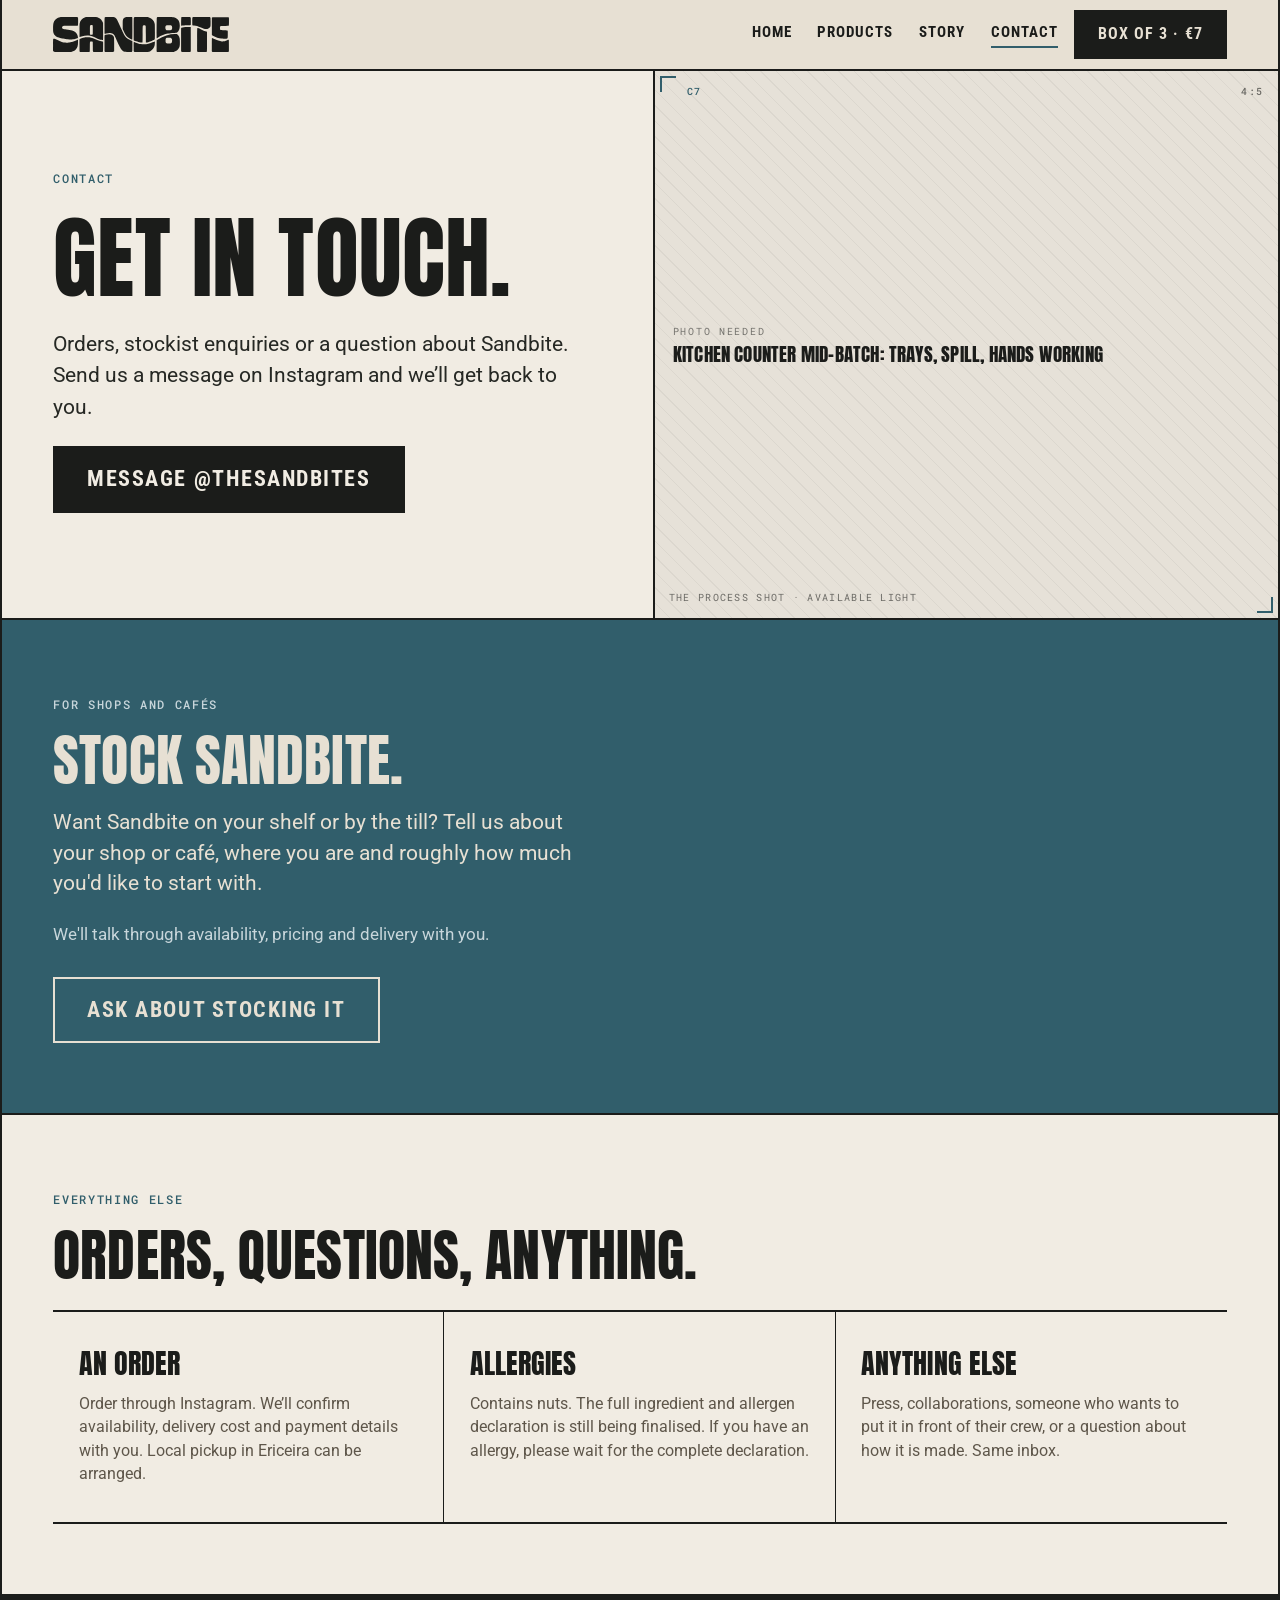
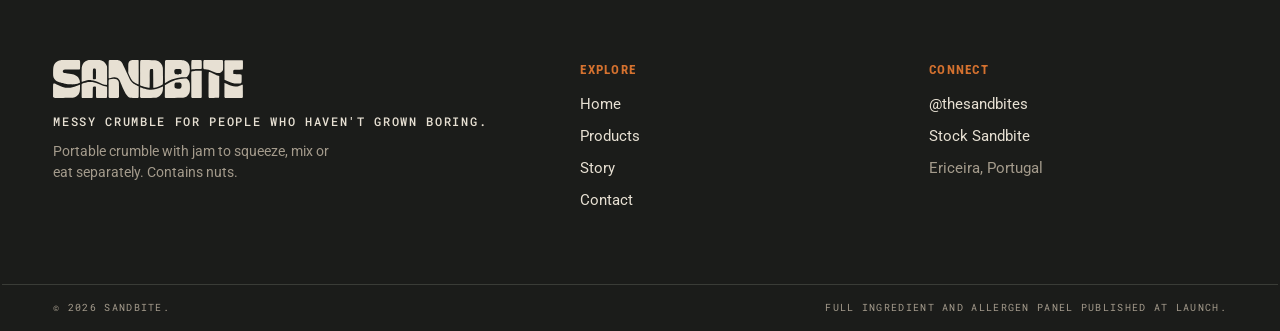
<file: contact.html>
<!DOCTYPE html>
<html lang="en" data-flavour="coffee">
<head>
<meta charset="utf-8">
<meta name="viewport" content="width=device-width, initial-scale=1">
<title>Contact · Sandbite</title>
<meta name="description" content="Stock Sandbite in your shop or café, ask about an order, or just get in touch.">
<link rel="canonical" href="https://sandbite.com/contact.html">

<meta property="og:type" content="website">
<meta property="og:site_name" content="Sandbite">
<meta property="og:title" content="Contact · Sandbite">
<meta property="og:description" content="Stock Sandbite in your shop or café, ask about an order, or just get in touch.">
<meta property="og:url" content="https://sandbite.com/contact.html">
<meta property="og:image" content="https://sandbite.com/assets/img/og-sandbite.png">
<meta property="og:image:width" content="1200">
<meta property="og:image:height" content="630">
<meta name="twitter:card" content="summary_large_image">
<meta name="theme-color" content="#F1ECE3">

<link rel="icon" href="assets/favicon.svg" type="image/svg+xml">
<link rel="apple-touch-icon" href="assets/apple-touch-icon.png">

<link rel="preconnect" href="https://fonts.googleapis.com">
<link rel="preconnect" href="https://fonts.gstatic.com" crossorigin>
<link href="https://fonts.googleapis.com/css2?family=Anton&family=Roboto+Condensed:wght@400;700&family=Roboto+Mono:wght@400;500&family=Roboto:wght@400;500&display=swap" rel="stylesheet">
<link rel="stylesheet" href="assets/css/site.css">
</head>
<body>
<a class="skip-link" href="#main">Skip to content</a>

<div class="page">

  <header class="site-header">
    <a class="brand" href="./" aria-label="Sandbite home">
      <img class="brand__wordmark" src="assets/img/sandbite-wordmark.svg" alt="Sandbite" width="9814" height="1945" decoding="async">
    </a>

    <button class="nav-toggle" type="button" aria-expanded="false" aria-controls="primary-nav">
      <span class="nav-toggle__bars" aria-hidden="true"><i></i><i></i><i></i></span>
      Menu
    </button>

    <nav class="nav" id="primary-nav" aria-label="Primary">
      <a href="./">Home</a>
      <a href="coffee.html">Products</a>
      <a href="story.html">Story</a>
      <a href="contact.html" aria-current="page">Contact</a>
      <a class="btn btn--ink btn--sm" href="coffee.html#buy" data-checkout-product="coffee-bag3" data-checkout-ready-label="Box of 3 · €7" data-checkout-fallback-label="Box of 3 · €7">Box of 3 · €7</a>
    </nav>

    <a class="btn btn--ink header__cta" href="coffee.html#buy" data-checkout-product="coffee-bag3" data-checkout-ready-label="Box of 3 · €7" data-checkout-fallback-label="Box of 3 · €7">Box of 3 · €7</a>
  </header>

  <main id="main">

    <!-- Hero -->
    <section class="hero hero--split" aria-labelledby="contact-title">
      <div class="hero__body">
        <span class="eyebrow">Contact</span>
        <h1 class="display t-hero hero__title" id="contact-title">Get in touch.</h1>
        <p class="hero__sub">Orders, stockist enquiries or a question about Sandbite. Send us a message on Instagram and we’ll get back to you.</p>
        <div class="btn-row">
          <a class="btn btn--fill btn--lg" href="https://instagram.com/thesandbites" rel="me noopener" target="_blank">Message @thesandbites</a>
        </div>
      </div>
      <div class="hero__media">
        <figure class="shot">
          <div class="shot__top"><span class="shot__id">C7</span><span class="shot__ratio">4:5</span></div>
          <figcaption class="shot__body">
            <span class="shot__label">Photo needed</span>
            <span class="shot__brief">Kitchen counter mid-batch: trays, spill, hands working</span>
          </figcaption>
          <p class="shot__note">The process shot · available light</p>
        </figure>
      </div>
    </section>

    <!-- Stockists -->
    <section class="band band--blue on-dark" id="stockists" aria-labelledby="stock-title">
      <div class="band__inner">
        <span class="eyebrow">For shops and cafés</span>
        <h2 class="display t-xl" id="stock-title" style="margin:14px 0 18px">Stock Sandbite.</h2>
        <p class="lede" style="margin-bottom:24px">Want Sandbite on your shelf or by the till? Tell us about your shop or café, where you are and roughly how much you'd like to start with.</p>
        <p class="body muted" style="margin-bottom:28px">We'll talk through availability, pricing and delivery with you.</p>
        <a class="btn btn--on-dark btn--lg" href="https://instagram.com/thesandbites" rel="noopener" target="_blank">Ask about stocking it</a>
      </div>
    </section>

    <!-- Everything else -->
    <section class="band" aria-labelledby="else-title">
      <div class="band__inner">
        <span class="eyebrow">Everything else</span>
        <h2 class="display t-xl" id="else-title" style="margin:14px 0 26px">Orders, questions, anything.</h2>

        <div class="rows rows--across">
          <div class="row-item">
            <h3 class="display row-item__h">An order</h3>
            <p class="row-item__p muted">Order through Instagram. We’ll confirm availability, delivery cost and payment details with you. Local pickup in Ericeira can be arranged.</p>
          </div>
          <div class="row-item">
            <h3 class="display row-item__h">Allergies</h3>
            <p class="row-item__p muted">Contains nuts. The full ingredient and allergen declaration is still being finalised. If you have an allergy, please wait for the complete declaration.</p>
          </div>
          <div class="row-item">
            <h3 class="display row-item__h">Anything else</h3>
            <p class="row-item__p muted">Press, collaborations, someone who wants to put it in front of their crew, or a question about how it is made. Same inbox.</p>
          </div>
        </div>

      </div>
    </section>
  </main>

  <footer class="site-footer">
    <div>
      <img class="footer__logo" src="assets/img/sandbite-wordmark-canvas.svg" alt="Sandbite" width="9814" height="1945" loading="lazy" decoding="async">
      <p class="eyebrow eyebrow--dark" style="margin:14px 0 10px">Messy crumble for people who haven't grown boring.</p>
      <p class="small muted" style="max-width:36ch">Portable crumble with jam to squeeze, mix or eat separately. Contains nuts.</p>
    </div>
    <div>
      <h4>Explore</h4>
      <ul>
        <li><a href="./">Home</a></li>
        <li><a href="coffee.html">Products</a></li>
        <li><a href="story.html">Story</a></li>
        <li><a href="contact.html">Contact</a></li>
      </ul>
    </div>
    <div>
      <h4>Connect</h4>
      <ul>
        <li><a href="https://instagram.com/thesandbites" rel="me noopener" target="_blank">@thesandbites</a></li>
        <li><a href="contact.html#stockists">Stock Sandbite</a></li>
        <li class="muted">Ericeira, Portugal</li>
      </ul>
    </div>
  </footer>
  <div class="footer__legal">
    <span>© <span data-year>2026</span> Sandbite.</span>
    <span>Full ingredient and allergen panel published at launch.</span>
  </div>

</div>

<script src="assets/js/checkout-config.js" defer></script>
<script src="assets/js/site.js" defer></script>
</body>
</html>
</file>
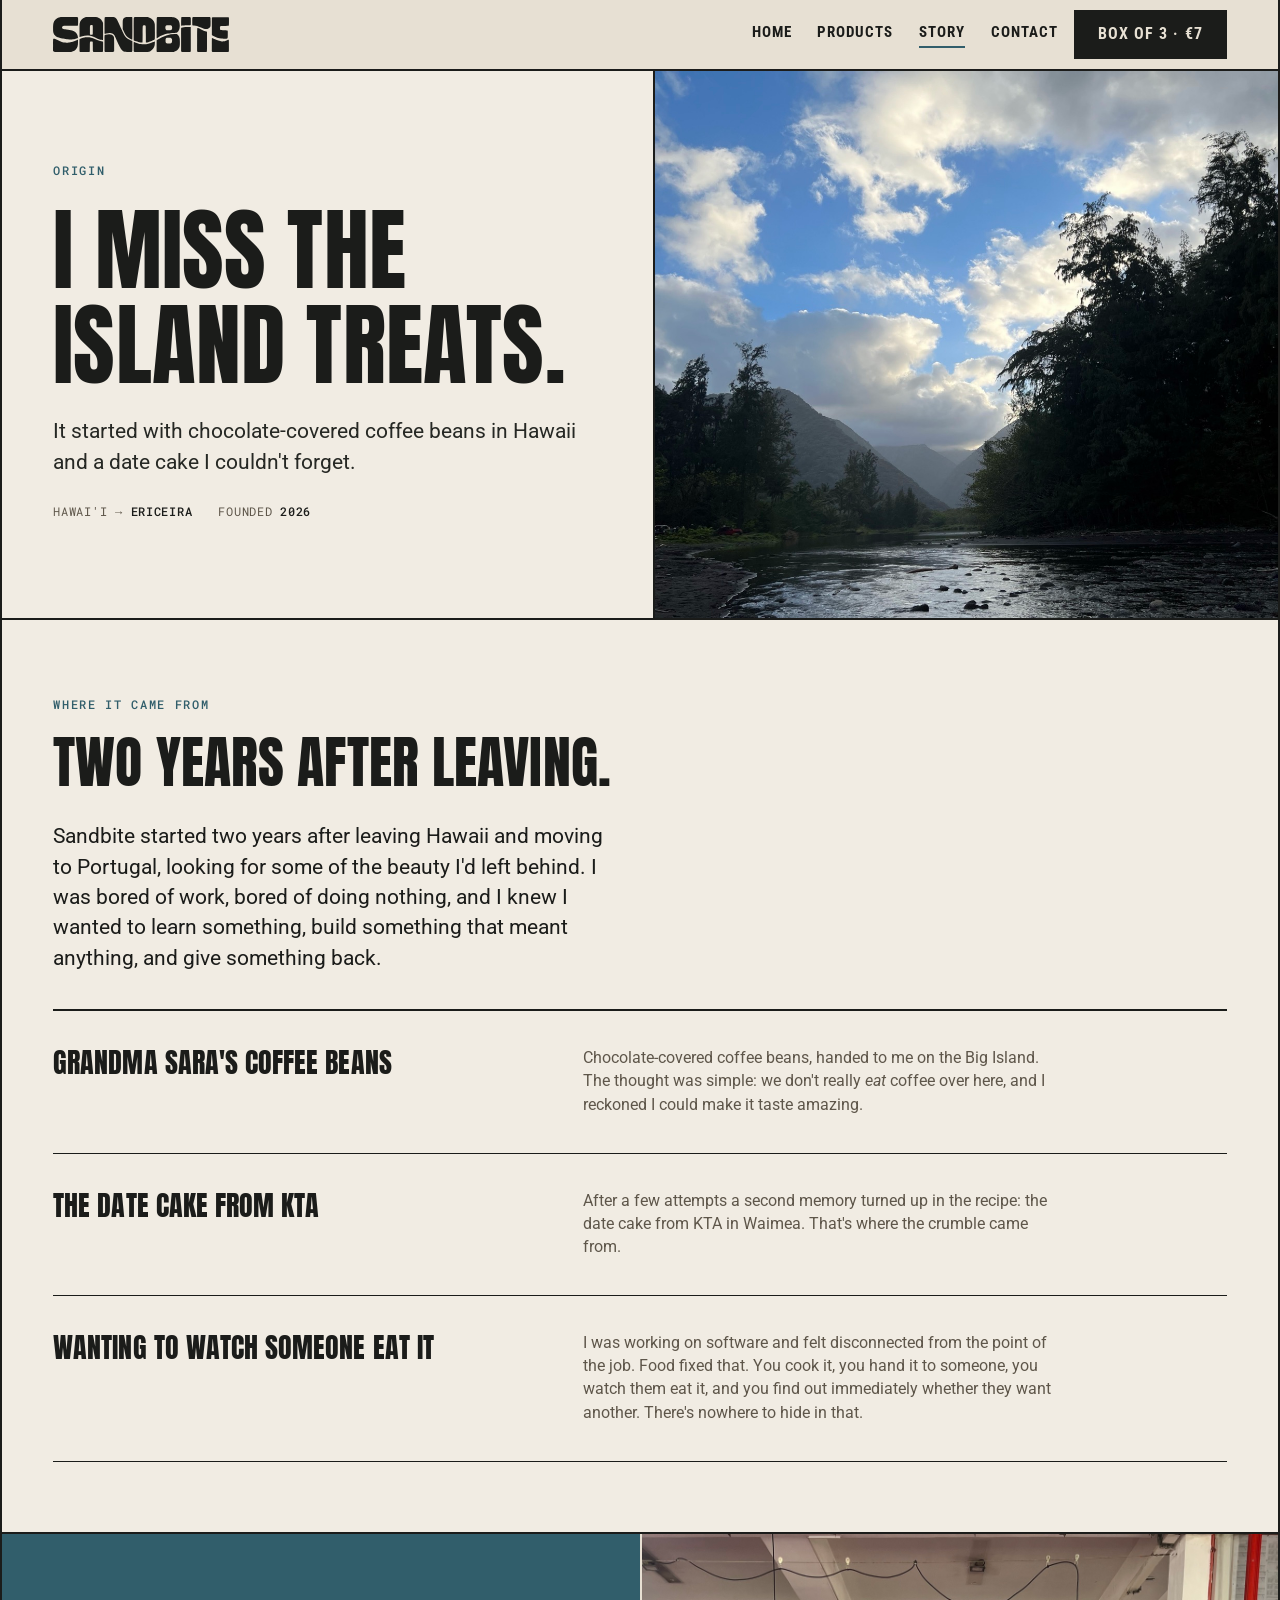
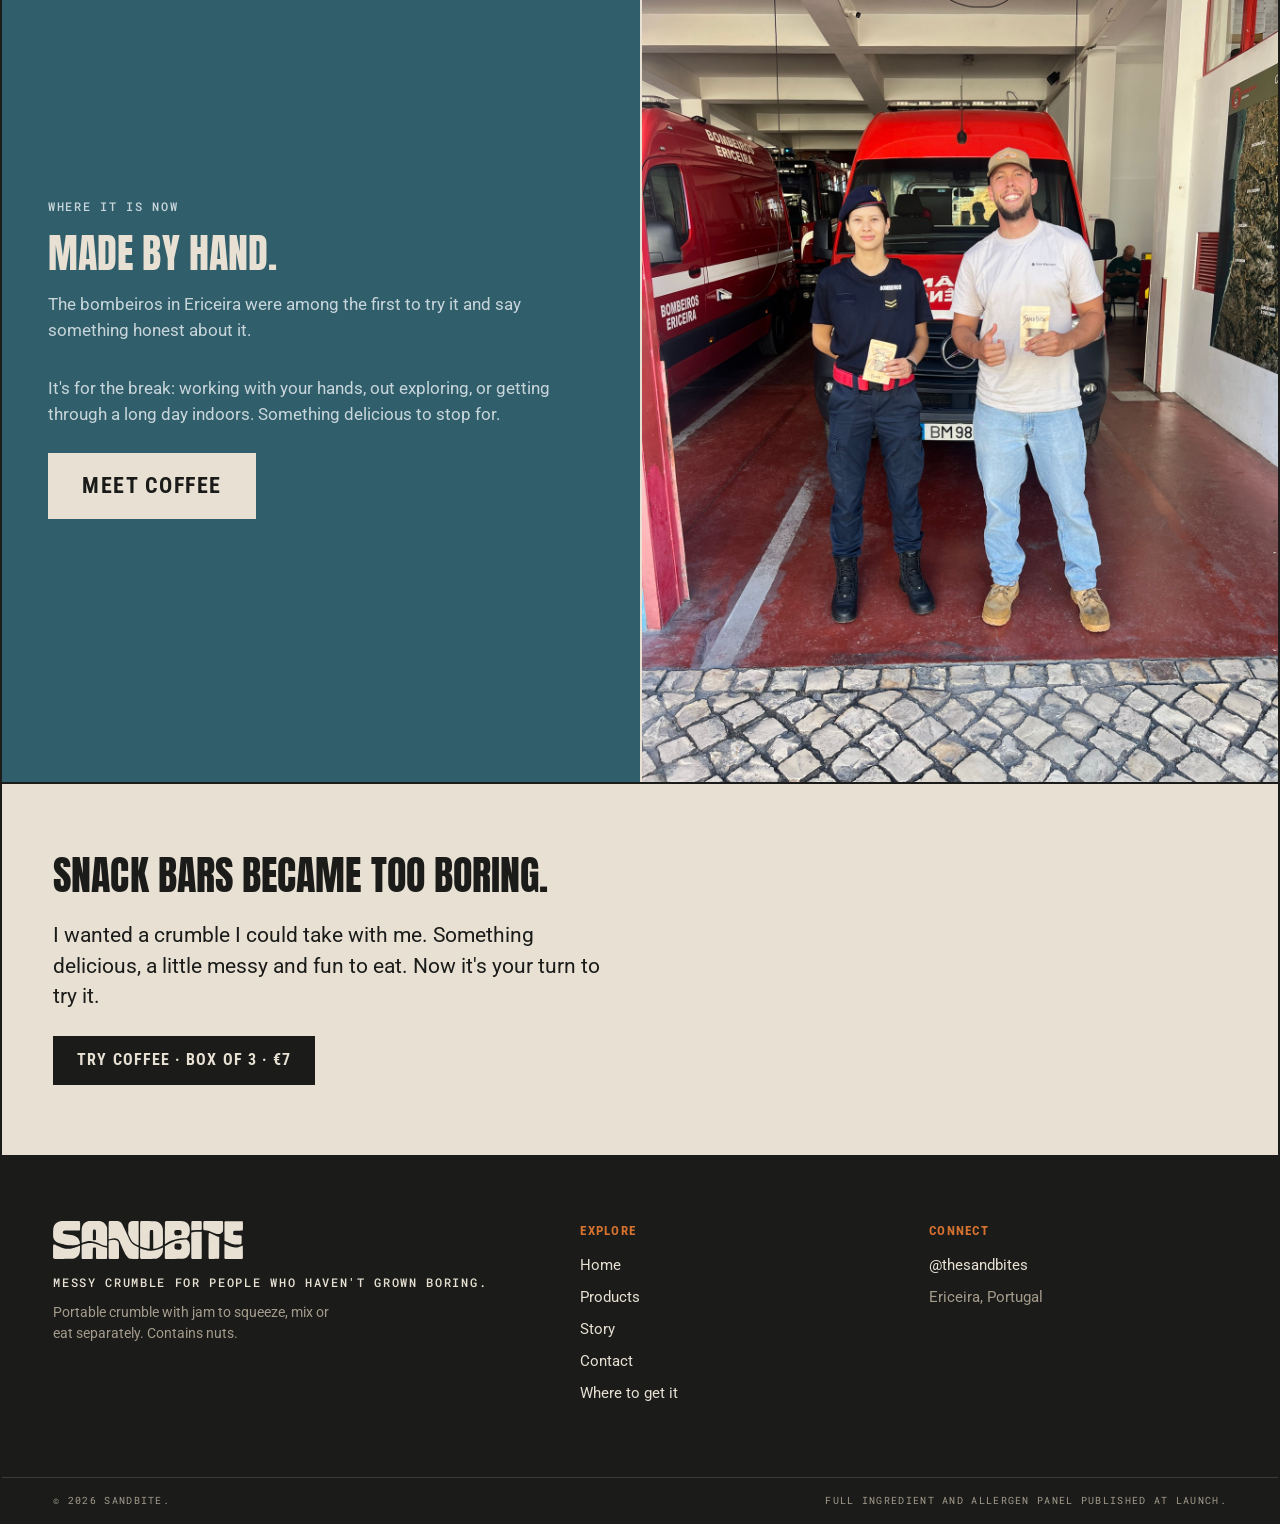
<file: story.html>
<!DOCTYPE html>
<html lang="en" data-flavour="coffee">
<head>
<meta charset="utf-8">
<meta name="viewport" content="width=device-width, initial-scale=1">
<title>Story · Sandbite</title>
<meta name="description" content="Sandbite started two years after leaving Hawaii for Portugal. Chocolate-covered coffee beans from Grandma Sara, the date cake from KTA in Waimea, and a want to make something physical again.">
<link rel="canonical" href="https://sandbite.com/story.html">

<meta property="og:type" content="article">
<meta property="og:site_name" content="Sandbite">
<meta property="og:title" content="Story · Sandbite">
<meta property="og:description" content="Chocolate-covered coffee beans, a date cake from Waimea, and a want to make something physical again.">
<meta property="og:url" content="https://sandbite.com/story.html">
<meta property="og:image" content="https://sandbite.com/assets/img/og-sandbite.png">
<meta property="og:image:width" content="1200">
<meta property="og:image:height" content="630">
<meta name="twitter:card" content="summary_large_image">
<meta name="theme-color" content="#F1ECE3">

<link rel="icon" href="assets/favicon.svg" type="image/svg+xml">
<link rel="apple-touch-icon" href="assets/apple-touch-icon.png">

<link rel="preconnect" href="https://fonts.googleapis.com">
<link rel="preconnect" href="https://fonts.gstatic.com" crossorigin>
<link href="https://fonts.googleapis.com/css2?family=Anton&family=Roboto+Condensed:wght@400;700&family=Roboto+Mono:wght@400;500&family=Roboto:wght@400;500&display=swap" rel="stylesheet">
<link rel="stylesheet" href="assets/css/site.css">
</head>
<body>
<a class="skip-link" href="#main">Skip to content</a>

<div class="page">

  <header class="site-header">
    <a class="brand" href="./" aria-label="Sandbite home">
      <img class="brand__wordmark" src="assets/img/sandbite-wordmark.svg" alt="Sandbite" width="9814" height="1945" decoding="async">
    </a>

    <button class="nav-toggle" type="button" aria-expanded="false" aria-controls="primary-nav">
      <span class="nav-toggle__bars" aria-hidden="true"><i></i><i></i><i></i></span>
      Menu
    </button>

    <nav class="nav" id="primary-nav" aria-label="Primary">
      <a href="./">Home</a>
      <a href="coffee.html">Products</a>
      <a href="story.html" aria-current="page">Story</a>
      <a href="contact.html">Contact</a>
      <a class="btn btn--ink btn--sm" href="coffee.html#buy" data-checkout-product="coffee-bag3" data-checkout-ready-label="Box of 3 · €7" data-checkout-fallback-label="Box of 3 · €7">Box of 3 · €7</a>
    </nav>

    <a class="btn btn--ink header__cta" href="coffee.html#buy" data-checkout-product="coffee-bag3" data-checkout-ready-label="Box of 3 · €7" data-checkout-fallback-label="Box of 3 · €7">Box of 3 · €7</a>
  </header>


  <main id="main">

    <!-- Hero -->
    <section class="hero hero--split" aria-labelledby="story-title">
      <div class="hero__body">
        <span class="eyebrow">Origin</span>
        <h1 class="display t-hero hero__title" id="story-title">I miss the <em>island treats.</em></h1>
        <p class="hero__sub">It started with chocolate-covered coffee beans in Hawaii and a date cake I couldn't forget.</p>
        <p class="hero__meta">
          <span>Hawai'i → <b>Ericeira</b></span>
          <span>Founded <b>2026</b></span>
        </p>
      </div>
      <div class="hero__media">
        <img src="assets/img/waipio-valley.jpg" alt="A river running out through Waipi'o valley at first light, Hawai'i" width="1200" height="1600" loading="eager" decoding="async">
      </div>
    </section>

    <!-- Where it came from -->
    <section class="band" aria-labelledby="where-title">
      <div class="band__inner">
        <span class="eyebrow">Where it came from</span>
        <h2 class="display t-xl" id="where-title" style="margin:16px 0 30px">
          Two years after leaving.
        </h2>

        <p class="lede">Sandbite started two years after leaving Hawaii and moving to Portugal, looking for some of the beauty I'd left behind. I was bored of work, bored of doing nothing, and I knew I wanted to learn something, build something that meant anything, and give something back.</p>

        <div class="rows story-rows" style="margin-top:36px">
          <div class="row-item">
            <h3 class="display row-item__h">Grandma Sara's coffee beans</h3>
            <p class="row-item__p muted">Chocolate-covered coffee beans, handed to me on the Big Island. The thought was simple: we don't really <i>eat</i> coffee over here, and I reckoned I could make it taste amazing.</p>
          </div>
          <div class="row-item">
            <h3 class="display row-item__h">The date cake from KTA</h3>
            <p class="row-item__p muted">After a few attempts a second memory turned up in the recipe: the date cake from KTA in Waimea. That's where the crumble came from.</p>
          </div>
          <div class="row-item">
            <h3 class="display row-item__h">Wanting to watch someone eat it</h3>
            <p class="row-item__p muted">I was working on software and felt disconnected from the point of the job. Food fixed that. You cook it, you hand it to someone, you watch them eat it, and you find out immediately whether they want another. There's nowhere to hide in that.</p>
          </div>
        </div>
      </div>
    </section>

    <!-- Where it is now -->
    <section class="split split--blue on-dark" aria-labelledby="now-title">
      <div class="split__pad">
        <span class="eyebrow eyebrow--dark">Where it is now</span>
        <h2 class="display t-l" id="now-title">Made by hand.</h2>
        <p class="body muted">The bombeiros in Ericeira were among the first to try it and say something honest about it.</p>
        <p class="body muted">It's for the break: working with your hands, out exploring, or getting through a long day indoors. Something delicious to stop for.</p>
        <a class="btn btn--fill btn--lg" style="align-self:flex-start;margin-top:8px" href="coffee.html">Meet Coffee</a>
      </div>
      <div class="split__media">
        <img src="assets/img/ericeira-firefighter-sandbite.jpg" alt="Two people outside the Bombeiros Ericeira station holding Sandbite packs" width="1800" height="1350" loading="lazy" decoding="async">
      </div>
    </section>

    <section class="story-close band band--canvas" aria-labelledby="story-close-title">
      <div class="band__inner">
        <h2 class="display t-l" id="story-close-title">Snack bars became too boring.</h2>
        <p class="lede">I wanted a crumble I could take with me. Something delicious, a little messy and fun to eat. Now it's your turn to try it.</p>
        <a class="btn btn--ink" href="coffee.html">Try Coffee · box of 3 · €7</a>
      </div>
    </section>
  </main>

  <footer class="site-footer">
    <div>
      <img class="footer__logo" src="assets/img/sandbite-wordmark-canvas.svg" alt="Sandbite" width="9814" height="1945" loading="lazy" decoding="async">
      <p class="eyebrow eyebrow--dark" style="margin:14px 0 10px">Messy crumble for people who haven't grown boring.</p>
      <p class="small muted" style="max-width:36ch">Portable crumble with jam to squeeze, mix or eat separately. Contains nuts.</p>
    </div>
    <div>
      <h4>Explore</h4>
      <ul>
        <li><a href="./">Home</a></li>
        <li><a href="coffee.html">Products</a></li>
        <li><a href="story.html">Story</a></li>
        <li><a href="contact.html">Contact</a></li>
        <li><a href="./#get">Where to get it</a></li>
      </ul>
    </div>
    <div>
      <h4>Connect</h4>
      <ul>
        <li><a href="https://instagram.com/thesandbites" rel="me noopener" target="_blank">@thesandbites</a></li>
        <li class="muted">Ericeira, Portugal</li>
      </ul>
    </div>
  </footer>
  <div class="footer__legal">
    <span>© <span data-year>2026</span> Sandbite.</span>
    <span>Full ingredient and allergen panel published at launch.</span>
  </div>

</div>

<script src="assets/js/checkout-config.js" defer></script>
<script src="assets/js/site.js" defer></script>
</body>
</html>
</file>
<file: assets/css/site.css>
/* =========================================================================
   SANDBITE — sandbite.com
   Design system V3. Derived from Brand Document V1.

   Visual rule: CONTROLLED MESS. Handled before it is styled.
   Durability is the aesthetic — it has to survive a photocopier, a rubber
   stamp and a marker pen. So: no gradients as fills, no shadows, no blur,
   no border radius. Structure is 2px asphalt rules and 1px warm hairlines.

   The wave/cut belongs to the wordmark alone — it is not repeated in the
   layout. The ownable mark here is THE STAMP: rotated rubber-stamp marks
   carrying real information, never decoration.
   ========================================================================= */

/* ---------- Tokens ---------- */
:root {
  --asphalt:       #1B1C1A;
  --asphalt-soft:  #262824;
  --canvas:        #E7E0D3;
  --paper:         #F1ECE3;

  --chore:         #315E6B;
  --chore-deep:    #24464F;

  /* Flavour 01 — Coffee. Worksite Orange, in the four jobs it has to do.
     Ratios are against the ground each one is used on. */
  --flavour:       #BD5E23;   /* the brand orange: large marks, borders     */
  --flavour-pale:  #E08A45;   /* big flat panels, carries asphalt type 6.4:1 */
  --flavour-lift:  #D4712F;   /* orange on asphalt                     5.1:1 */

  --flavour-deep:  #9A4A18;   /* small text + buttons on light         4.9:1 */

  --muted:         #5E564A;
  --muted-dark:    #A49B8C;
  --muted-blue:    #C8D6DB;   /* 4.8:1 on chore blue */

  --hair:          #C4B9A7;
  --hair-dark:     #3A3C37;
  --rule:          2px;


  --page-max: 1640px;
  --pad-x: clamp(16px, 4vw, 54px);
  --pad-y: clamp(52px, 7vw, 108px);

  --f-display: 'Anton', 'Arial Narrow', 'Roboto Condensed', sans-serif;
  --f-ui:      'Roboto Condensed', 'Arial Narrow', Arial, sans-serif;
  --f-body:    'Roboto', -apple-system, BlinkMacSystemFont, 'Segoe UI', sans-serif;
  --f-mono:    'Roboto Mono', ui-monospace, SFMono-Regular, Menlo, monospace;

  /* Fluid type — the jump from hero to body is the point */
  --t-mega:    clamp(32px, 5.6vw, 72px);
  --t-hero:    clamp(36px, 7vw, 96px);
  --t-xl:      clamp(28px, 4.4vw, 56px);
  --t-l:       clamp(24px, 3.3vw, 40px);
  --t-m:       clamp(19px, 2.1vw, 25px);
  --t-s:       clamp(17px, 1.9vw, 21px);
}

[data-flavour="coffee"] {
  --flavour: #BD5E23; --flavour-pale: #E08A45;
  --flavour-lift: #D4712F; --flavour-deep: #9A4A18;
}

/* ---------- Reset ---------- */
*, *::before, *::after { box-sizing: border-box; }

html {
  -webkit-text-size-adjust: 100%;
  scroll-behavior: smooth;
  scroll-padding-top: 84px;
}

body {
  margin: 0;
  background: var(--paper);
  color: var(--asphalt);
  font-family: var(--f-body);
  font-size: 16.5px;
  line-height: 1.6;
  -webkit-font-smoothing: antialiased;
}

img, svg, video { display: block; max-width: 100%; }
h1, h2, h3, h4, p, figure, blockquote, dl, dd { margin: 0; }
ul, ol { margin: 0; padding: 0; list-style: none; }
button { font: inherit; color: inherit; background: none; border: 0; }
a { color: inherit; text-decoration: none; }
table { border-collapse: collapse; width: 100%; }

::selection { background: var(--flavour); color: var(--canvas); }
:focus-visible { outline: 3px solid var(--flavour-lift); outline-offset: 3px; }

.sr-only {
  position: absolute; width: 1px; height: 1px;
  padding: 0; margin: -1px; overflow: hidden;
  clip: rect(0 0 0 0); white-space: nowrap; border: 0;
}
.skip-link {
  position: absolute; left: 8px; top: -60px; z-index: 80;
  background: var(--flavour-deep); color: var(--canvas);
  padding: 10px 16px; font-family: var(--f-ui);
  font-weight: 700; text-transform: uppercase; letter-spacing: .06em;
}
.skip-link:focus { top: 8px; }

/* ---------- Page frame ---------- */
.page {
  max-width: var(--page-max);
  margin-inline: auto;
  background: var(--paper);
  border-inline: var(--rule) solid var(--asphalt);
  overflow-x: clip;
  min-height: 100vh;
  display: flex;
  flex-direction: column;
}

/* ---------- Display type ---------- */
.display {
  font-family: var(--f-display);
  font-weight: 400;           /* Anton ships one weight — never synthesise */
  text-transform: uppercase;
  line-height: 1.04;
  letter-spacing: .002em;
  text-wrap: balance;
}
.t-mega { font-size: var(--t-mega); }
.t-hero { font-size: var(--t-hero); }
.t-xl   { font-size: var(--t-xl); }
.t-l    { font-size: var(--t-l); }
.t-m    { font-size: var(--t-m); line-height: 1.12; }

/* ---------- UI type ---------- */
.eyebrow {
  display: inline-block;
  font-family: var(--f-mono);
  font-size: 10.5px;
  font-weight: 500;
  letter-spacing: .2em;
  text-transform: uppercase;
  color: var(--flavour-deep);
}
.eyebrow--dark { color: var(--flavour-lift); }
.eyebrow--blue { color: var(--muted-blue); }
.eyebrow--ink  { color: var(--asphalt); }

.lede { font-size: var(--t-s); line-height: 1.45; max-width: 46ch; }
.body { max-width: 60ch; }
.body + .body { margin-top: .85em; }
.small { font-size: 14px; line-height: 1.5; }
.muted { color: var(--muted); }
.on-dark .muted, .band--ink .muted, .site-footer .muted { color: var(--muted-dark); }
.band--blue .muted { color: var(--muted-blue); }

/* ---------- Bands ---------- */
.band { padding: var(--pad-y) var(--pad-x); border-bottom: var(--rule) solid var(--asphalt); position: relative; overflow: hidden; }
.band--ink     { background: var(--asphalt); color: var(--canvas); }
.band--blue    { background: var(--chore);   color: var(--canvas); }
.band--canvas  { background: var(--canvas); }
.band--paper   { background: var(--paper); }
.band--flavour { background: var(--flavour-pale); color: var(--asphalt); }
.band__inner   { max-width: 1340px; margin-inline: auto; width: 100%; position: relative; z-index: 1; }

/* Enormous ghost numeral bleeding off the edge */
.ghost-n {
  position: absolute;
  top: -.08em; right: -.05em;
  font-family: var(--f-display);
  font-weight: 400;
  font-size: clamp(150px, 26vw, 400px);
  line-height: .7;
  color: currentColor;
  opacity: .14;
  pointer-events: none;
  user-select: none;
  z-index: 0;
  font-variant-numeric: tabular-nums;
}

.band--flavour .ghost-n { opacity: .18; }
.band--blue .ghost-n, .band--ink .ghost-n { opacity: .11; }

/* ---------- THE STAMP ----------
   Rotated rubber-stamp marks. They carry facts, never decoration. */
.stamp-badge {
  display: inline-flex;
  flex-direction: column;
  align-items: center;
  gap: 1px;
  border: 3px solid currentColor;
  padding: 7px 13px 8px;
  font-family: var(--f-ui);
  font-weight: 700;
  text-transform: uppercase;
  letter-spacing: .09em;
  line-height: 1.05;
  text-align: center;
  transform: rotate(-6deg);
  color: var(--flavour-deep);
}
.stamp-badge b { font-size: clamp(14px, 1.6vw, 19px); display: block; }
.stamp-badge span { font-family: var(--f-mono); font-weight: 500; font-size: 9.5px; letter-spacing: .16em; opacity: .85; }
.stamp-badge--alt { transform: rotate(4deg); }
.stamp-badge--float { position: absolute; z-index: 3; }
.on-dark .stamp-badge, .band--ink .stamp-badge { color: var(--flavour-lift); }
.band--flavour .stamp-badge { color: var(--canvas); }

/* ---------- Header ---------- */
.site-header {
  position: sticky; top: 0; z-index: 60;
  background: var(--canvas);
  border-bottom: var(--rule) solid var(--asphalt);
  display: flex; align-items: center; gap: 16px;
  padding: 10px var(--pad-x);
}
.brand { display: flex; align-items: center; margin-right: auto; }
.brand__wordmark { width: clamp(124px, 14vw, 176px); height: auto; }

.nav { display: flex; align-items: center; gap: clamp(16px, 2vw, 32px); }
.nav a {
  font-family: var(--f-ui);
  font-weight: 700; text-transform: uppercase;
  letter-spacing: .07em; font-size: 14.5px;
  padding-bottom: 2px; border-bottom: 2px solid transparent;
}
.nav a:hover, .nav a[aria-current] { border-bottom-color: var(--flavour); }
.nav .btn { border-bottom: 0; display: none; }

.nav-toggle {
  display: none; align-items: center; gap: 9px;
  font-family: var(--f-ui); font-weight: 700;
  text-transform: uppercase; letter-spacing: .07em; font-size: 14px;
  border: var(--rule) solid var(--asphalt); padding: 7px 12px; cursor: pointer;
}
.nav-toggle__bars { display: grid; gap: 3px; }
.nav-toggle__bars i { display: block; width: 17px; height: 2px; background: currentColor; }

/* ---------- Buttons ---------- */
.btn {
  display: inline-flex; align-items: center; justify-content: center; gap: 8px;
  font-family: var(--f-ui); font-weight: 700;
  text-transform: uppercase; letter-spacing: .07em;
  font-size: 15.5px; line-height: 1.1;
  padding: 14px 22px;
  border: var(--rule) solid var(--asphalt);
  background: var(--canvas); color: var(--asphalt);
  cursor: pointer; text-align: center;
  transition: transform .07s ease;
}
.btn:active { transform: translateY(1px); }
.btn--fill { background: var(--flavour-deep); border-color: var(--flavour-deep); color: var(--canvas); }
.btn--fill:hover { background: var(--asphalt); border-color: var(--asphalt); }
.btn--ink { background: var(--asphalt); color: var(--canvas); }
.btn--ink:hover { background: var(--flavour); border-color: var(--flavour); }
.btn--outline:hover { background: var(--asphalt); color: var(--canvas); }
.btn--on-dark { background: transparent; border-color: currentColor; color: inherit; }
.btn--on-dark:hover { background: var(--canvas); color: var(--asphalt); border-color: var(--canvas); }
.btn--lg { font-size: clamp(17px, 2vw, 22px); padding: 19px 32px; }
.btn--sm { font-size: 13px; padding: 9px 14px; }
.btn-row { display: flex; flex-wrap: wrap; gap: 12px; }

/* ---------- PHOTO ----------
   A real photograph in a slot. The image always fills its slot and crops
   with object-fit, so one file serves every breakpoint and the band's
   1px rules still line up. .shot below is the unshot-yet placeholder. */
.photo {
  position: relative; overflow: hidden;
  display: block; margin: 0; min-height: 180px;
  background: rgba(27, 28, 26, .06);
}
.photo img { display: block; width: 100%; height: 100%; object-fit: cover; }
.photo--ratio-45  { aspect-ratio: 4 / 5; }
.photo--ratio-11  { aspect-ratio: 1 / 1; }
.photo--ratio-32  { aspect-ratio: 3 / 2; }
.photo--ratio-169 { aspect-ratio: 16 / 9; }
.on-dark .photo, .band--ink .photo, .band--blue .photo, .band--flavour .photo {
  background: rgba(0, 0, 0, .2);
}
/* When a narrow viewport re-crops a tall photo to a landscape slot, cover
   takes the middle. This pulls the crop down to the part worth seeing. */
@media (max-width: 620px) {
  .photo--focus-low img { object-position: center 82%; }
}

/* ---------- PHOTO PLACEHOLDER ---------- */
.shot {
  position: relative;
  border: var(--rule) solid currentColor;
  background-color: rgba(27, 28, 26, .05);
  background-image: repeating-linear-gradient(45deg, transparent 0 10px, rgba(27,28,26,.05) 10px 11px);
  display: flex; flex-direction: column; justify-content: space-between; gap: 12px;
  padding: 13px 14px; min-height: 180px; overflow: hidden;
}
.shot--ratio-45  { aspect-ratio: 4 / 5; }
.shot--ratio-11  { aspect-ratio: 1 / 1; }
.shot--ratio-32  { aspect-ratio: 3 / 2; }
.shot--ratio-169 { aspect-ratio: 16 / 9; }

.on-dark .shot, .band--ink .shot, .band--blue .shot, .band--flavour .shot {
  background-color: rgba(0, 0, 0, .2);
  background-image: repeating-linear-gradient(45deg, transparent 0 10px, rgba(231,224,211,.07) 10px 11px);
}
.shot::before, .shot::after {
  content: ""; position: absolute; width: 16px; height: 16px;
  border: 2px solid var(--flavour); pointer-events: none;
}
.on-dark .shot::before, .on-dark .shot::after,
.band--ink .shot::before, .band--ink .shot::after,
.band--blue .shot::before, .band--blue .shot::after { border-color: var(--flavour-lift); }
.band--flavour .shot::before, .band--flavour .shot::after,
.split--flavour .shot::before, .split--flavour .shot::after { border-color: var(--asphalt); }
.band--flavour .shot__id, .split--flavour .shot__id { color: var(--asphalt); }
.shot::before { top: 5px; left: 5px; border-right: 0; border-bottom: 0; }
.shot::after  { bottom: 5px; right: 5px; border-left: 0; border-top: 0; }

.shot__top {
  display: flex; justify-content: space-between; align-items: baseline; gap: 12px;
  font-family: var(--f-mono); font-size: 10px; font-weight: 500;
  letter-spacing: .16em; text-transform: uppercase; padding-left: 18px;
}
.shot__id { color: var(--flavour-deep); }
.on-dark .shot__id, .band--ink .shot__id, .band--blue .shot__id, .band--flavour .shot__id { color: var(--flavour-lift); }
.shot__ratio { opacity: .6; }
.shot__body { display: flex; flex-direction: column; gap: 5px; padding-inline: 4px; }
.shot__label {
  font-family: var(--f-mono); font-size: 9.5px; letter-spacing: .18em;
  text-transform: uppercase; opacity: .55;
}
.shot__brief {
  font-family: var(--f-display); font-weight: 400; text-transform: uppercase;
  font-size: clamp(15px, 1.6vw, 19px); line-height: 1.15; letter-spacing: .01em;
  text-wrap: balance;
}
.shot__note {
  font-family: var(--f-mono); font-size: 10px; letter-spacing: .13em;
  text-transform: uppercase; opacity: .6; padding-right: 18px; line-height: 1.5;
}

/* ---------- Hero ----------
   Split: what it is and how to get it on one side, the product on the
   other, so both land in the first screen. Stacks on phones. */
.hero {
  background: var(--paper); color: var(--asphalt);
  border-bottom: var(--rule) solid var(--asphalt);
}
.hero__media {
  border-bottom: var(--rule) solid var(--asphalt);
  aspect-ratio: 21 / 9;
  display: flex;
  overflow: hidden;
}
.hero__media > * { flex: 1; min-width: 0; }
.hero__media .photo, .split__media .photo, .break-cell .photo, .ritual__step .photo { aspect-ratio: auto; }
.hero__media .shot, .hero__media .photo { border: 0; min-height: 0; }
.hero__media img { width: 100%; height: 100%; object-fit: cover; }

/* minmax(0,…): with an aspect-ratio on the media, a bare fr lets the
   column grow to the item's intrinsic size and steal width from the text. */
.hero--split { display: grid; grid-template-columns: minmax(0, 1.02fr) minmax(0, .98fr); align-items: stretch; }
.hero--split .hero__media {
  border-bottom: 0;
  border-left: var(--rule) solid var(--asphalt);
  /* The hero photos are 4:5. Left to itself the media column takes its
     height from them and the opening reads as a tall rectangle. 8:7 is that
     4:5 with 15% off the top and 15% off the bottom — cover does the
     cropping, so the file is untouched and the opening sits nearer square.
     width/min-width pin the box to its grid column: without them the ratio
     resolves the other way, deriving width from the row height, and the
     media overflows the column. */
  width: 100%;
  min-width: 0;
  aspect-ratio: 8 / 7;
}
.hero--split .hero__body { justify-content: center; }



.hero__body {
  padding: clamp(30px, 4vw, 58px) var(--pad-x) clamp(36px, 4.6vw, 66px);
  display: flex;
  flex-direction: column;
  align-items: flex-start;
  gap: clamp(18px, 2.4vw, 30px);
}
.hero__title { color: var(--asphalt); line-height: 1.06; }
.hero__title em { font-style: normal; color: var(--flavour); }
.hero__sub { font-size: var(--t-s); line-height: 1.5; max-width: 46ch; color: var(--muted); }
.hero__sub strong { color: var(--asphalt); font-weight: 500; }
/* second sentence starts its own line, without a hard <br> to wrap around */
.hero__sub .line { display: block; }
.hero__meta {
  display: flex; flex-wrap: wrap; gap: 8px 26px;
  font-family: var(--f-mono); font-size: 10.5px; letter-spacing: .16em;
  text-transform: uppercase; color: var(--muted);
}
.hero__meta b { color: var(--flavour-deep); font-weight: 500; }

/* ---------- Offer line ---------- */
.offer-line {
  font-family: var(--f-ui); font-weight: 700;
  text-transform: uppercase; letter-spacing: .05em;
  font-size: clamp(17px, 2.1vw, 24px);
  display: flex; flex-wrap: wrap; gap: 8px 12px; align-items: baseline;
}
.offer-line i { font-style: normal; color: var(--flavour-deep); }

/* ---------- To-confirm marker: never let a gap ship as fact ---------- */
.tbc {
  display: inline-block;
  font-family: var(--f-mono); font-size: 10.5px; font-weight: 500;
  letter-spacing: .14em; text-transform: uppercase;
  color: var(--flavour-deep); border: 1.5px dashed var(--flavour-deep);
  padding: 2px 7px; vertical-align: middle;
}

/* ---------- The break: captions paired with their images ---------- */
.break-grid {
  display: grid; grid-template-columns: repeat(auto-fit, minmax(240px, 1fr));
  border: var(--rule) solid var(--asphalt);
}
.break-cell { border-right: 1px solid var(--asphalt); display: flex; flex-direction: column; }
.break-cell:last-child { border-right: 0; }
.break-cell .shot, .break-cell .photo { border: 0; border-bottom: 1px solid var(--asphalt); min-height: 210px; }
.break-cell__cap { padding: 15px 16px 19px; display: flex; flex-direction: column; gap: 7px; }
.break-cell__cap h3 { font-size: clamp(18px, 2vw, 23px); }
.break-cell__cap p { font-size: 14.5px; line-height: 1.5; color: var(--muted); }

/* ---------- Condensed eat-it reminder for the product page ---------- */
.ritual-mini {
  display: grid; grid-template-columns: repeat(auto-fit, minmax(146px, 1fr));
  border: var(--rule) solid currentColor;
}
.ritual-mini__step {
  padding: 15px 16px 18px; border-right: 1px solid currentColor;
  display: flex; flex-direction: column; gap: 8px;
}
.ritual-mini__step:last-child { border-right: 0; }
.ritual-mini__step svg { width: 30px; height: 30px; color: var(--flavour-deep); }
.ritual-mini__step b {
  font-family: var(--f-display); font-weight: 400;
  text-transform: uppercase; font-size: 20px; line-height: 1.1;
}
.ritual-mini__step span { font-size: 13.5px; line-height: 1.45; color: var(--muted); }

/* ---------- Order band: ordering loud, finding a shop quiet ---------- */
.order-band { display: grid; grid-template-columns: 1.35fr 1fr; border: var(--rule) solid var(--asphalt); }
.order-band__main {
  background: var(--canvas); color: var(--asphalt);
  padding: clamp(26px, 3.4vw, 44px) clamp(20px, 2.6vw, 36px);
  display: flex; flex-direction: column; gap: 16px; align-items: flex-start;
}
.order-band__side {
  padding: clamp(26px, 3.4vw, 44px) clamp(20px, 2.6vw, 36px);
  border-left: var(--rule) solid var(--asphalt);
  display: flex; flex-direction: column; gap: 12px; align-items: flex-start;
}

/* ---------- Mega type statement ---------- */
.mega {
  padding: clamp(46px, 7vw, 110px) var(--pad-x);
  border-bottom: var(--rule) solid var(--asphalt);
  position: relative;
  overflow: hidden;
}
.mega__inner { max-width: 1340px; margin-inline: auto; position: relative; z-index: 1; }
.mega p { font-size: var(--t-mega); }
.mega p + .sub { margin-top: clamp(20px, 2.6vw, 30px); }
.mega em { font-style: normal; color: var(--flavour-lift); }
.mega .sub { font-size: 15px; margin-top: 22px; max-width: 40ch; }

/* ---------- Big numbered rows (replaces stacked card grids) ---------- */
.rows { border-top: var(--rule) solid currentColor; }
.row-item {
  display: grid;
  grid-template-columns: minmax(84px, .5fr) minmax(0, 1.15fr) minmax(0, 1.5fr);
  gap: clamp(14px, 2.6vw, 40px);
  align-items: start;
  padding-block: clamp(22px, 2.8vw, 38px);
  border-bottom: 1px solid currentColor;
}
.row-item__n {
  font-family: var(--f-display); font-weight: 400;
  font-size: clamp(36px, 4.4vw, 62px); line-height: 1;
  color: var(--flavour-deep); font-variant-numeric: tabular-nums;
}
.on-dark .row-item__n, .band--ink .row-item__n, .band--blue .row-item__n { color: var(--flavour-lift); }
.band--flavour .row-item__n { color: var(--canvas); }
.row-item__h { font-size: clamp(20px, 2.2vw, 28px); line-height: 1.1; }
.row-item__p { font-size: 15.5px; line-height: 1.5; max-width: 54ch; }

/* Three abreast rather than stacked */
.rows--across {
  display: grid;
  grid-template-columns: repeat(auto-fit, minmax(230px, 1fr));
  border-top: var(--rule) solid currentColor;
  border-bottom: var(--rule) solid currentColor;
}
.rows--across .row-item {
  grid-template-columns: 1fr;
  gap: 14px;
  padding: clamp(24px, 2.8vw, 36px) clamp(18px, 2vw, 28px);
  border-bottom: 0;
  border-right: 1px solid currentColor;
  align-content: start;
}
.rows--across .row-item:last-child { border-right: 0; }
.rows--across .row-item__p { grid-column: auto; }

/* ---------- Ritual (tear / push / squeeze / bite) ---------- */
.ritual { display: grid; grid-template-columns: repeat(4, 1fr); border: var(--rule) solid currentColor; }
.ritual__step { border-right: 1px solid currentColor; display: flex; flex-direction: column; }
.ritual__step:last-child { border-right: 0; }
.ritual__head { display: flex; align-items: center; gap: 12px; padding: 15px 15px 13px; }
.ritual__icon { width: 38px; height: 38px; flex: none; color: var(--flavour-lift); }
.ritual__icon svg { width: 100%; height: 100%; }
.ritual__n { font-family: var(--f-mono); font-size: 10px; letter-spacing: .18em; opacity: .6; display: block; }
.ritual__name { font-family: var(--f-display); font-weight: 400; text-transform: uppercase; font-size: clamp(21px, 2.2vw, 28px); line-height: 1.08; }
.ritual__step .shot, .ritual__step .photo { border: 0; border-top: 1px solid currentColor; min-height: 140px; }
.ritual__copy { padding: 13px 15px 16px; font-size: 14px; line-height: 1.45; border-top: 1px solid currentColor; }

/* ---------- Spec strip ---------- */
.spec { display: grid; grid-template-columns: repeat(auto-fit, minmax(118px, 1fr)); border: var(--rule) solid currentColor; }
.spec__cell { padding: 15px 14px 16px; border-right: 1px solid currentColor; display: flex; flex-direction: column; gap: 2px; }
.spec__cell:last-child { border-right: 0; }
.spec__value { font-family: var(--f-display); font-weight: 400; text-transform: uppercase; font-size: clamp(26px, 3.2vw, 40px); line-height: 1.05; font-variant-numeric: tabular-nums; }
.spec__label { font-family: var(--f-mono); font-size: 10px; letter-spacing: .16em; text-transform: uppercase; opacity: .65; }

/* ---------- Stamp callout ---------- */
.callout {
  border: 3px solid var(--flavour); padding: 17px 19px;
  display: grid; grid-template-columns: auto 1fr; gap: 16px; align-items: start;
}
.callout__tag {
  font-family: var(--f-ui); font-weight: 700; text-transform: uppercase;
  letter-spacing: .09em; font-size: 12px; color: var(--flavour-deep);
  border: 2px solid currentColor; padding: 4px 9px; white-space: nowrap; line-height: 1.25;
}
.callout p { font-size: 15px; line-height: 1.5; }

/* ---------- Data table ---------- */
.data-table { border: var(--rule) solid currentColor; }
.data-table caption {
  text-align: left; font-family: var(--f-mono); font-size: 10px;
  letter-spacing: .18em; text-transform: uppercase; padding: 0 0 9px; opacity: .65;
}
.data-table th, .data-table td {
  text-align: left; padding: 13px 15px; border-bottom: 1px solid currentColor;
  font-size: 15.5px; vertical-align: top;
}
.data-table thead th {
  font-family: var(--f-ui); font-weight: 700; text-transform: uppercase;
  letter-spacing: .07em; font-size: 12px;
  background: currentColor; border-bottom: 0;
}
.data-table thead th span { color: var(--canvas); }
.band--paper .data-table thead th span, .band--ink .data-table thead th span { color: var(--paper); }
.band--ink .data-table thead th span { color: var(--asphalt); }
.data-table tbody tr:last-child td { border-bottom: 0; }
.data-table td:last-child { text-align: right; font-family: var(--f-mono); font-size: 14px; }

/* ---------- Buy options ---------- */
.buy-grid { display: grid; grid-template-columns: repeat(auto-fit, minmax(260px, 1fr)); border: var(--rule) solid currentColor; }
.buy-option { padding: 24px 24px 26px; border-right: 1px solid currentColor; display: flex; flex-direction: column; gap: 11px; align-items: flex-start; }
.buy-option:last-child { border-right: 0; }
.buy-option--lead { background: var(--flavour-pale); color: var(--asphalt); }
.buy-option__badge { font-family: var(--f-mono); font-size: 10px; letter-spacing: .18em; text-transform: uppercase; border: 1.5px solid currentColor; padding: 3px 8px; }
.buy-option__price { font-family: var(--f-display); font-weight: 400; font-size: clamp(46px, 6vw, 76px); line-height: 1.02; }
.buy-option__meta { font-family: var(--f-mono); font-size: 11px; letter-spacing: .13em; text-transform: uppercase; opacity: .8; }
.buy-option p { font-size: 15px; line-height: 1.45; }

/* ---------- Mobile buy bar ---------- */
.mobile-buy-bar { display: none; }
body.has-mobile-buy .mobile-buy-bar {
  display: flex; position: fixed; left: 0; right: 0; bottom: 0; z-index: 70;
  align-items: center; justify-content: space-between; gap: 12px;
  background: var(--asphalt); color: var(--canvas);
  border-top: 3px solid var(--flavour); padding: 10px 14px;
}
body.has-mobile-buy.is-ordering .mobile-buy-bar { display: none; }
.mobile-buy-bar__info { display: flex; flex-direction: column; line-height: 1.15; }
.mobile-buy-bar__info strong { font-family: var(--f-display); font-weight: 400; text-transform: uppercase; font-size: 17px; line-height: 1.15; }
.mobile-buy-bar__info span { font-family: var(--f-mono); font-size: 10.5px; letter-spacing: .13em; color: var(--muted-dark); }
@media (min-width: 881px) { body.has-mobile-buy .mobile-buy-bar { display: none; } }
@media (max-width: 880px) { body.has-mobile-buy .footer__legal { padding-bottom: 84px; } }

/* ---------- Split ---------- */
.split { display: grid; grid-template-columns: 1fr 1fr; border-bottom: var(--rule) solid var(--asphalt); }
.split--ink { background: var(--asphalt); color: var(--canvas); }
.split--blue { background: var(--chore); color: var(--canvas); }
.split--flavour { background: var(--flavour-pale); color: var(--asphalt); }
.split__pad { padding: clamp(34px, 5vw, 76px) clamp(20px, 3.6vw, 56px); display: flex; flex-direction: column; gap: 17px; justify-content: center; }
.split__media { border-left: var(--rule) solid var(--asphalt); display: flex; position: relative; }
.split--ink .split__media, .split--blue .split__media { border-left-color: var(--canvas); }
.split--flavour .split__media { border-left-color: var(--asphalt); }
.split__media .shot, .split__media .photo { border: 0; flex: 1; min-height: 320px; }
.split__media img { width: 100%; height: 100%; object-fit: cover; }

/* ---------- Photo strip ---------- */
.strip { display: grid; grid-template-columns: repeat(auto-fit, minmax(200px, 1fr)); border-bottom: var(--rule) solid var(--asphalt); background: var(--canvas); }
.strip .shot { border: 0; border-right: var(--rule) solid var(--asphalt); min-height: 250px; }
.strip .shot:last-child { border-right: 0; }

/* ---------- Footer ---------- */
.site-footer {
  background: var(--asphalt); color: var(--canvas);
  display: grid; grid-template-columns: 1.6fr 1fr 1fr;
  gap: clamp(24px, 4vw, 56px); padding: clamp(40px, 5vw, 68px) var(--pad-x);
}
.footer__logo { width: 190px; height: auto; }
.site-footer h4 {
  font-family: var(--f-ui); font-weight: 700; text-transform: uppercase;
  letter-spacing: .1em; font-size: 12.5px; color: var(--flavour-lift); margin-bottom: 12px;
}
.site-footer li { margin-bottom: 8px; font-size: 15px; }
.site-footer li a { border-bottom: 1px solid transparent; }
.site-footer li a:hover { border-bottom-color: var(--flavour-lift); }

.footer__legal {
  background: var(--asphalt); color: var(--muted-dark);
  border-top: 1px solid var(--hair-dark); padding: 15px var(--pad-x);
  display: flex; flex-wrap: wrap; gap: 7px 26px; justify-content: space-between;
  font-family: var(--f-mono); font-size: 10px; letter-spacing: .13em; text-transform: uppercase;
}

/* ---------- Reveal (progressive enhancement only) ---------- */
.js-reveal [data-reveal] { opacity: 0; transform: translateY(12px); transition: opacity .45s ease, transform .45s ease; }
.js-reveal [data-reveal].is-visible { opacity: 1; transform: none; }

/* ---------- Responsive ---------- */
@media (max-width: 1080px) {
  .ritual { grid-template-columns: repeat(2, 1fr); }
  .ritual__step:nth-child(2) { border-right: 0; }
  .ritual__step:nth-child(-n+2) { border-bottom: 1px solid currentColor; }
  .row-item { grid-template-columns: minmax(70px, .4fr) 1fr; }
  .row-item__p { grid-column: 2; }
  .rows--across .row-item__p { grid-column: auto; }
}

@media (max-width: 880px) {
  .hero--split { grid-template-columns: 1fr; }
  .hero--split .hero__media {
    order: -1;
    border-left: 0;
    border-bottom: var(--rule) solid var(--asphalt);
    aspect-ratio: 4 / 3;
  }
  .order-band { grid-template-columns: 1fr; }
  .order-band__side { border-left: 0; border-top: var(--rule) solid var(--asphalt); }

  .nav-toggle { display: inline-flex; }
  .header__cta { display: none; }
  .nav {
    display: none; position: absolute; top: 100%; left: 0; right: 0;
    background: var(--canvas); border-bottom: var(--rule) solid var(--asphalt);
    flex-direction: column; align-items: stretch; gap: 0;
    padding: 6px var(--pad-x) 18px;
  }
  .nav[data-open="true"] { display: flex; }
  .nav a { padding: 13px 0; border-bottom: 1px solid var(--hair); font-size: 18px; }
  .nav .btn { display: inline-flex; margin-top: 14px; }

  .hero__media { aspect-ratio: 4 / 3; }
  .split { grid-template-columns: 1fr; }
  .split__media { border-left: 0; border-top: var(--rule) solid var(--asphalt); }
  .split--ink .split__media, .split--blue .split__media { border-top-color: var(--canvas); }
  .split--flavour .split__media { border-top-color: var(--asphalt); }
  .site-footer { grid-template-columns: 1fr 1fr; }
}

@media (max-width: 620px) {
  /* two-by-two, not four stacked screens */
  .ritual__head { flex-direction: column; align-items: flex-start; gap: 5px; padding: 11px 12px 9px; }
  .ritual__icon { width: 25px; height: 25px; }
  .ritual__name { font-size: 17px; }
  .ritual__copy { padding: 10px 12px 13px; font-size: 12.5px; }
  .ritual .shot { min-height: 96px; padding: 9px 10px; }
  .ritual .shot__note { display: none; }
  .ritual .shot__brief { font-size: 12.5px; }
  .ritual .shot__top { font-size: 9px; padding-left: 15px; }
  .row-item { grid-template-columns: 1fr; gap: 10px; }
  .row-item__p { grid-column: 1; }
  .rows--across .row-item { border-right: 0; border-bottom: 1px solid currentColor; }
  .rows--across .row-item:last-child { border-bottom: 0; }
  .callout { grid-template-columns: 1fr; gap: 12px; }
  .callout__tag { justify-self: start; }
  .buy-option { border-right: 0; border-bottom: 1px solid currentColor; }
  .break-cell { border-right: 0; border-bottom: 1px solid var(--asphalt); }
  .break-cell:last-child { border-bottom: 0; }
  .ritual-mini__step { border-right: 0; border-bottom: 1px solid currentColor; }
  .ritual-mini__step:last-child { border-bottom: 0; }
  .site-footer { grid-template-columns: 1fr; }
  .strip .shot { border-right: 0; border-bottom: var(--rule) solid var(--asphalt); }
  .strip .shot:last-child { border-bottom: 0; }
  .stamp-badge--float { position: static; display: inline-flex; margin-top: 14px; }
}

@media (prefers-reduced-motion: reduce) {
  html { scroll-behavior: auto; }
  *, *::before, *::after { animation: none !important; transition: none !important; }
  .js-reveal [data-reveal] { opacity: 1; transform: none; }
}

@media print {
  .site-header, .mobile-buy-bar, .nav-toggle { display: none !important; }
  .page { border: 0; }
  .band, .split { break-inside: avoid; }
}

/* Final content hierarchy: monochrome foundation, blue support, Coffee accent. */
:root { --pad-y: clamp(44px, 5.5vw, 80px); }
.eyebrow { color: var(--chore); font-size: 12px; letter-spacing: .14em; }
.eyebrow--dark, .site-footer .eyebrow { color: var(--canvas); }
.hero__title em { color: inherit; }
.hero__title--product { font-size: clamp(38px, 4.7vw, 72px); line-height: 1.1; text-wrap: initial; letter-spacing: -.015em; }
.hero__title--product span { display: block; }
.hero__body { gap: 23px; }
.hero__meta { font-size: 12px; letter-spacing: .06em; }
.hero__meta b { color: var(--asphalt); }
.hero__sub { color: var(--asphalt-soft); }
.offer-line i { color: currentColor; opacity: .45; }
.offer-line__note { font-family: var(--f-body); font-size: 14px; font-weight: 400; text-transform: none; letter-spacing: 0; color: var(--muted); }
.btn--fill { background: var(--asphalt); border-color: var(--asphalt); color: var(--paper); }
.btn--fill:hover, .btn--ink:hover { background: var(--chore-deep); border-color: var(--chore-deep); color: var(--paper); }
.on-dark .btn--fill { background: var(--canvas); color: var(--asphalt); border-color: var(--canvas); }
.on-dark .btn--fill:hover { background: var(--paper); border-color: var(--paper); }
.nav a:hover, .nav a[aria-current] { border-bottom-color: var(--chore); }
.ritual__icon, .ritual-mini__step svg { color: var(--chore); }
.shot::before, .shot::after { border-color: var(--chore); }
.shot__id { color: var(--chore); }
.on-dark .shot::before, .on-dark .shot::after { border-color: var(--muted-blue); }
.on-dark .shot__id { color: var(--muted-blue); }
.flavour-label { padding: 6px 10px; border-left: 4px solid var(--flavour); color: var(--asphalt); }
.split--blue .flavour-label { border-color: var(--flavour-pale); color: var(--canvas); }
.belief-note { display: flex; justify-content: space-between; align-items: center; flex-wrap: wrap; gap: 16px 30px; padding: 28px var(--pad-x); border-bottom: 2px solid var(--asphalt); }
/* sizes to its sentence: holds one line while there is room, and drops to
   its own row rather than breaking in half beside the link */
.belief-note p { flex: 0 0 auto; max-width: 100%; font-size: 17px; }
.belief-note a { font-family: var(--f-ui); font-weight: 700; border-bottom: 1px solid currentColor; }
.product-details .band__inner { max-width: 960px; }
.product-details h2 { margin: 14px 0 30px; }
.details-list { border-top: 2px solid var(--asphalt); }
.details-list details { border-bottom: 1px solid var(--hair); }
.details-list summary { cursor: pointer; padding: 20px 34px 20px 0; font-family: var(--f-ui); font-weight: 700; font-size: 20px; position: relative; list-style: none; }
.details-list summary::-webkit-details-marker { display: none; }
.details-list summary::after { content: '+'; position: absolute; right: 4px; top: 16px; font-size: 26px; font-weight: 400; }
.details-list details[open] summary::after { content: '−'; }
.details-copy { max-width: 68ch; padding-bottom: 23px; }
.details-copy p + p { margin-top: 12px; }
.story-rows .row-item { grid-template-columns: 1fr 1.3fr; gap: 35px; }
.story-rows .row-item__p { grid-column: auto; }
.story-close .band__inner { display: flex; flex-direction: column; align-items: flex-start; gap: 24px; }
@media (max-width: 880px) {
  .hero--split .hero__media { aspect-ratio: 16 / 9; }
  .hero__title--product { font-size: clamp(38px, 8vw, 62px); }
  .hero__body { gap: 19px; }
}
@media (max-width: 620px) {
  .hero--split .hero__body { padding-block: 27px 32px; }
  .hero__title--product { font-size: clamp(36px, 9vw, 50px); }
  .hero__body .btn-row { width: 100%; }
  .hero__body .btn--lg { padding: 16px 19px; font-size: 17px; }
  .hero__body .btn--outline { background: transparent; border-color: transparent; text-decoration: underline; padding-inline: 0; }
  .hero__body .btn--outline:hover { color: var(--chore); }
  .ritual__copy, .ritual-mini__step span { font-size: 14px; }
  .break-cell .shot, .break-cell .photo { aspect-ratio: 3 / 2; min-height: 180px; }
  .story-rows .row-item { grid-template-columns: 1fr; gap: 12px; }
}

/* =========================================================================
   CONTEXTUAL COLOUR — deliberately last.

   A band decides what its own text does. These rules sit at the end of the
   stylesheet on purpose: component defaults like `.on-dark .shot__id` carry
   the same specificity, so position is what makes the band authoritative.
   Putting a band override anywhere above here silently loses.
   ========================================================================= */
.band--blue .eyebrow, .split--blue .eyebrow,
.band--blue .callout__tag, .split--blue .callout__tag,
.band--blue .stamp-badge, .split--blue .stamp-badge { color: var(--muted-blue); }
.band--flavour .eyebrow, .split--flavour .eyebrow,
.split--flavour .offer-line i,
.band--flavour .callout__tag, .split--flavour .callout__tag,
.band--flavour .stamp-badge, .split--flavour .stamp-badge { color: var(--asphalt); }
.band--ink .eyebrow, .split--ink .eyebrow,
.band--ink .callout__tag, .split--ink .callout__tag,
.band--ink .stamp-badge, .split--ink .stamp-badge { color: var(--flavour-lift); }
.split--blue .muted, .band--blue .muted { color: var(--muted-blue); }
.split--flavour .muted, .band--flavour .muted { color: #4A2810; }  /* 4.9:1 on flavour-pale */
.split--ink .muted { color: var(--muted-dark); }
.band--blue .shot__id, .split--blue .shot__id,
.band--blue .ritual-mini__step span, .split--blue .ritual-mini__step span,
.band--blue .ritual__copy, .split--blue .ritual__copy { color: var(--muted-blue); }
.band--blue .row-item__n, .split--blue .row-item__n,
.band--flavour .row-item__n, .split--flavour .row-item__n { color: var(--canvas); }
.band--ink .row-item__n, .split--ink .row-item__n { color: var(--flavour-lift); }
.band--ink .callout, .split--ink .callout { border-color: var(--flavour-lift); }
.band--flavour .callout, .split--flavour .callout { border-color: var(--asphalt); }
.band--blue .callout, .split--blue .callout { border-color: var(--muted-blue); }

.band--blue .tbc, .split--blue .tbc { color: var(--canvas); border-color: var(--muted-blue); }
.band--ink .tbc, .split--ink .tbc, .on-dark .tbc { color: var(--canvas); border-color: var(--flavour-lift); }
.band--flavour .tbc, .split--flavour .tbc { color: var(--asphalt); border-color: var(--asphalt); }
.on-dark .ritual__icon, .on-dark .ritual-mini__step svg { color: var(--canvas); }
.split--flavour .flavour-label { border-left-color: var(--asphalt); }
</file>
